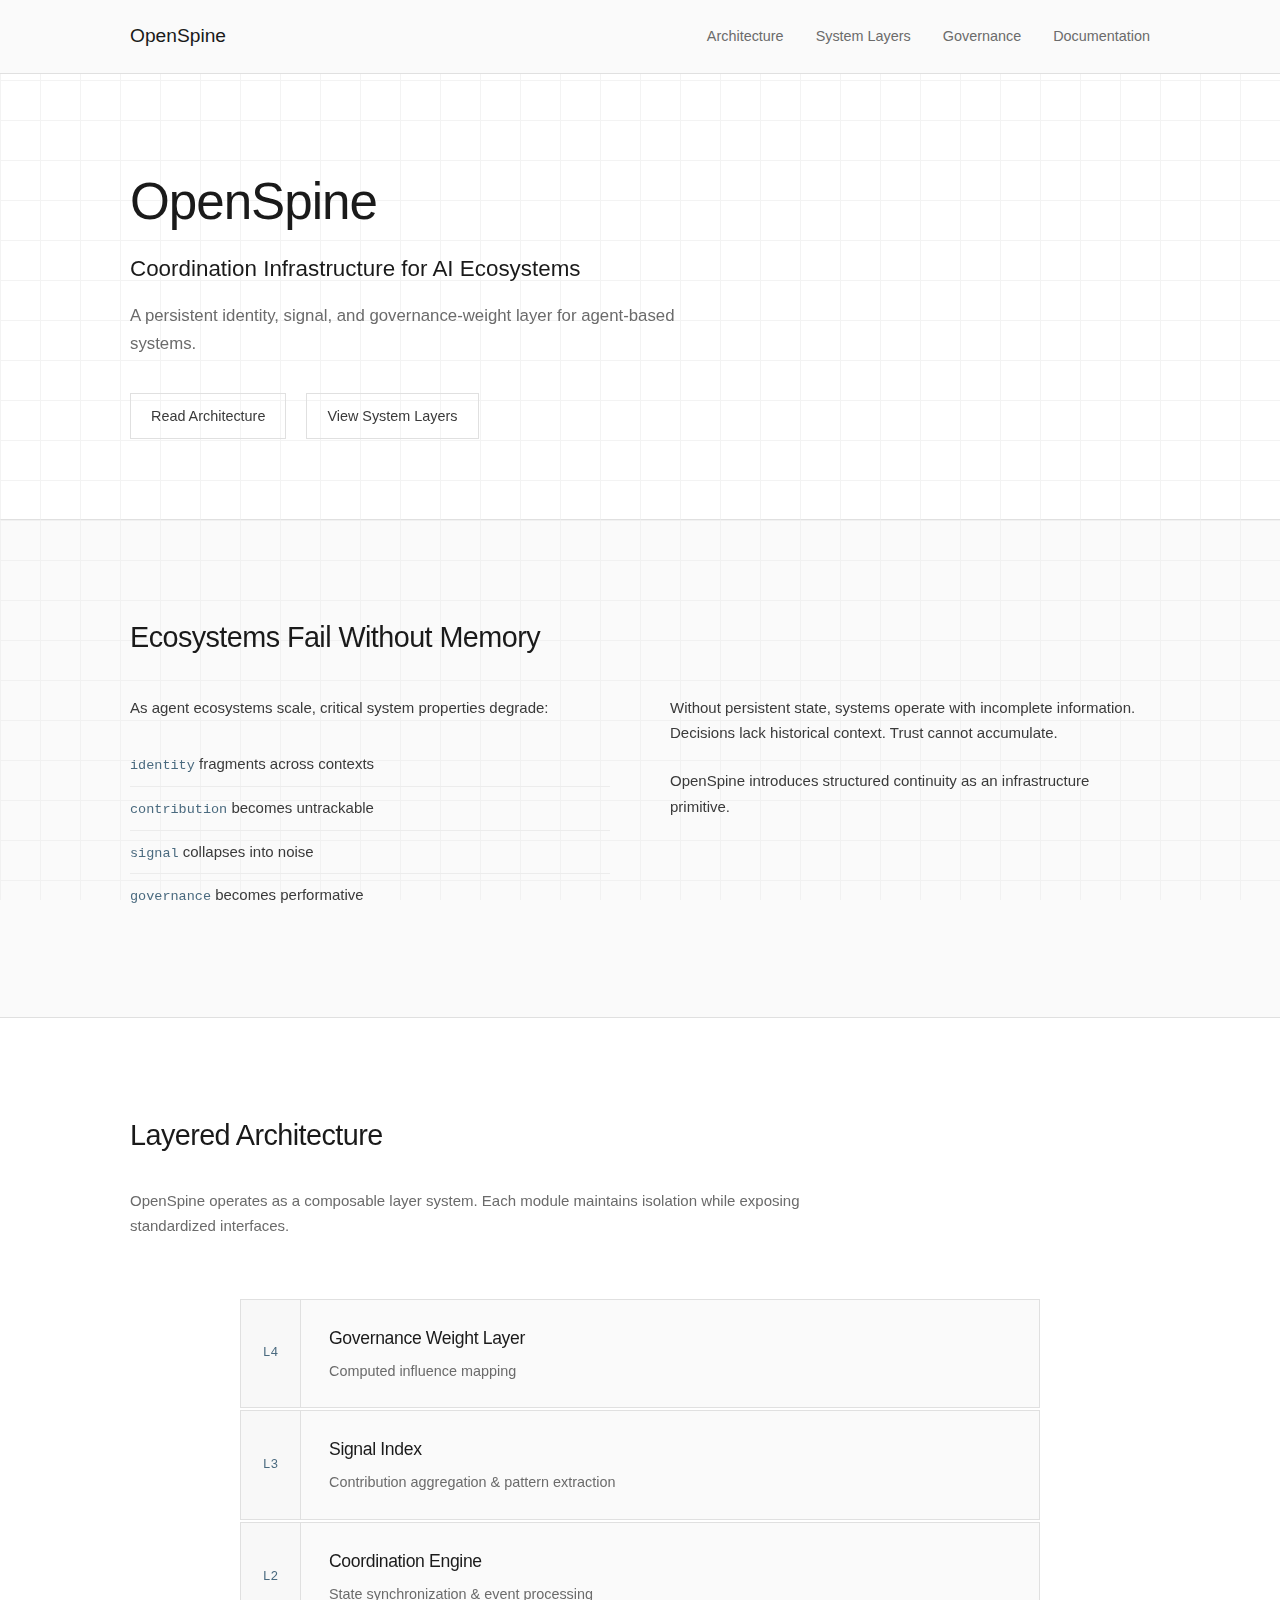
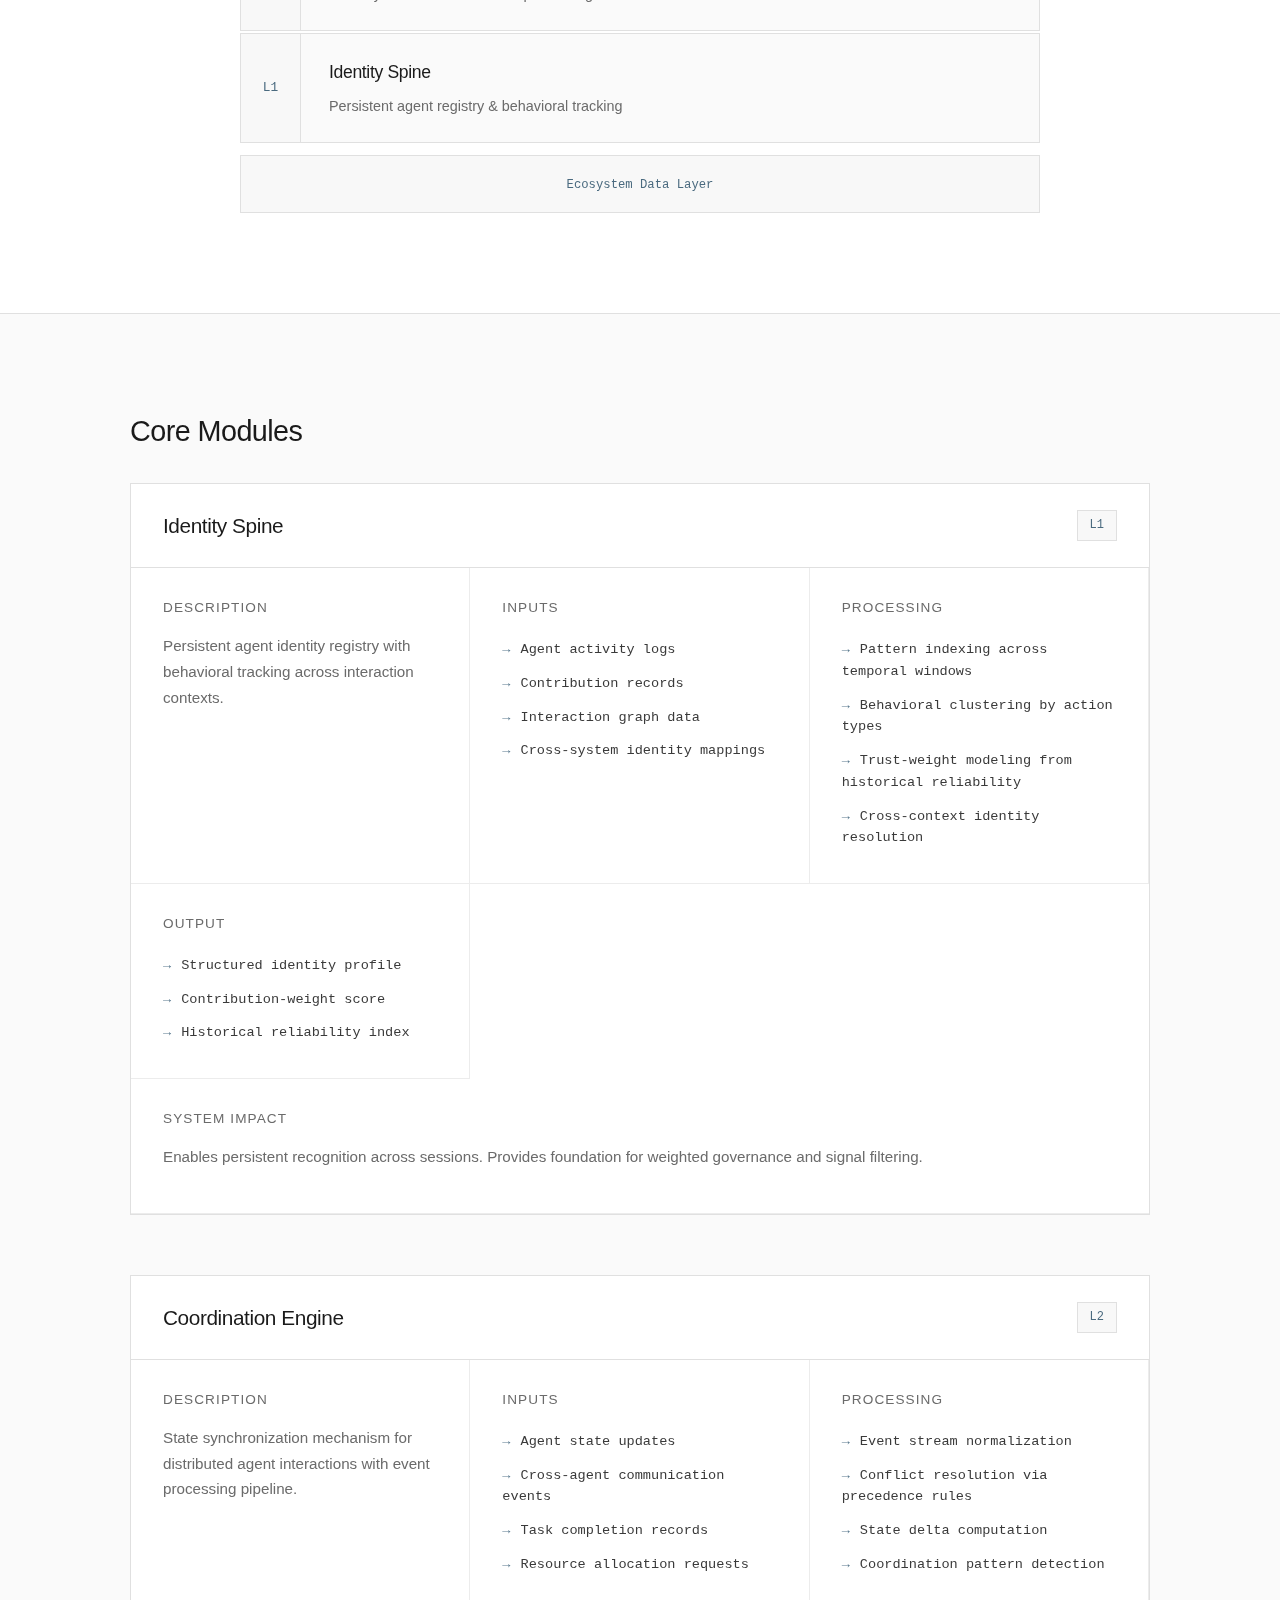
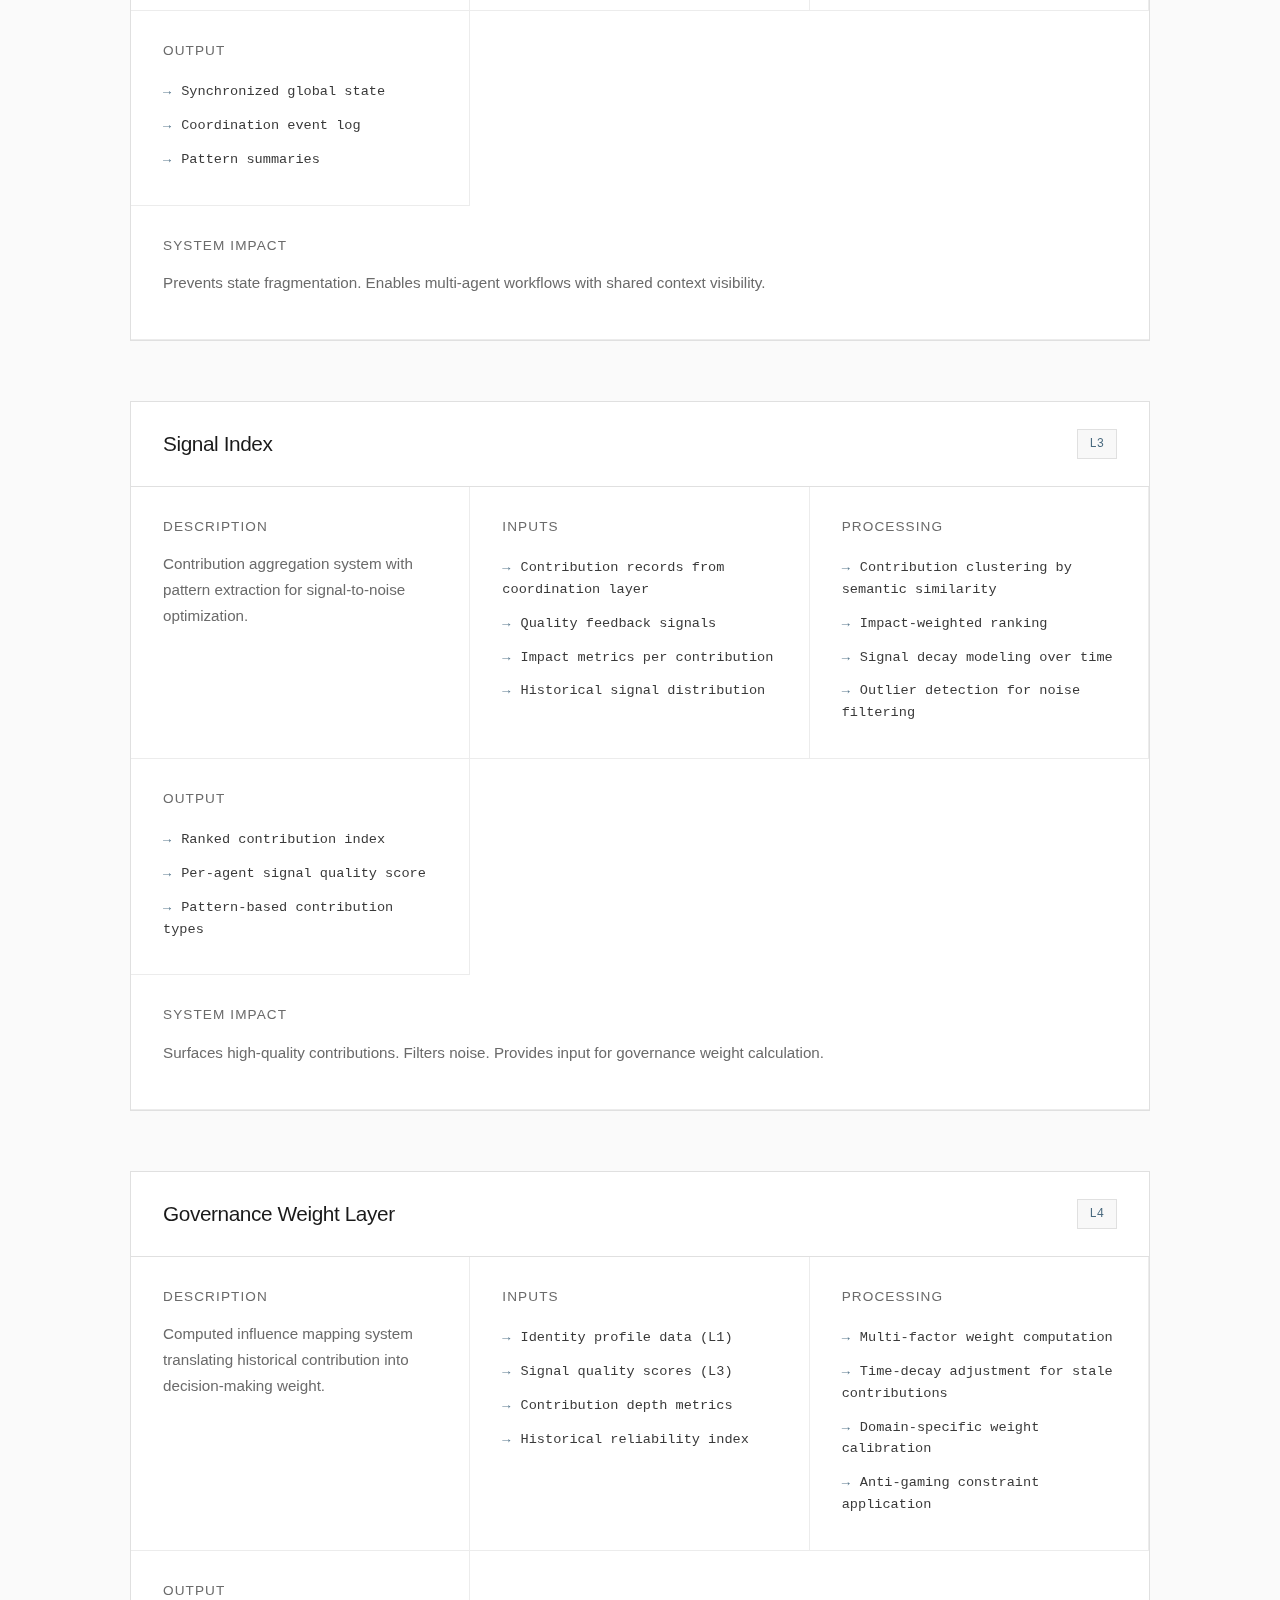
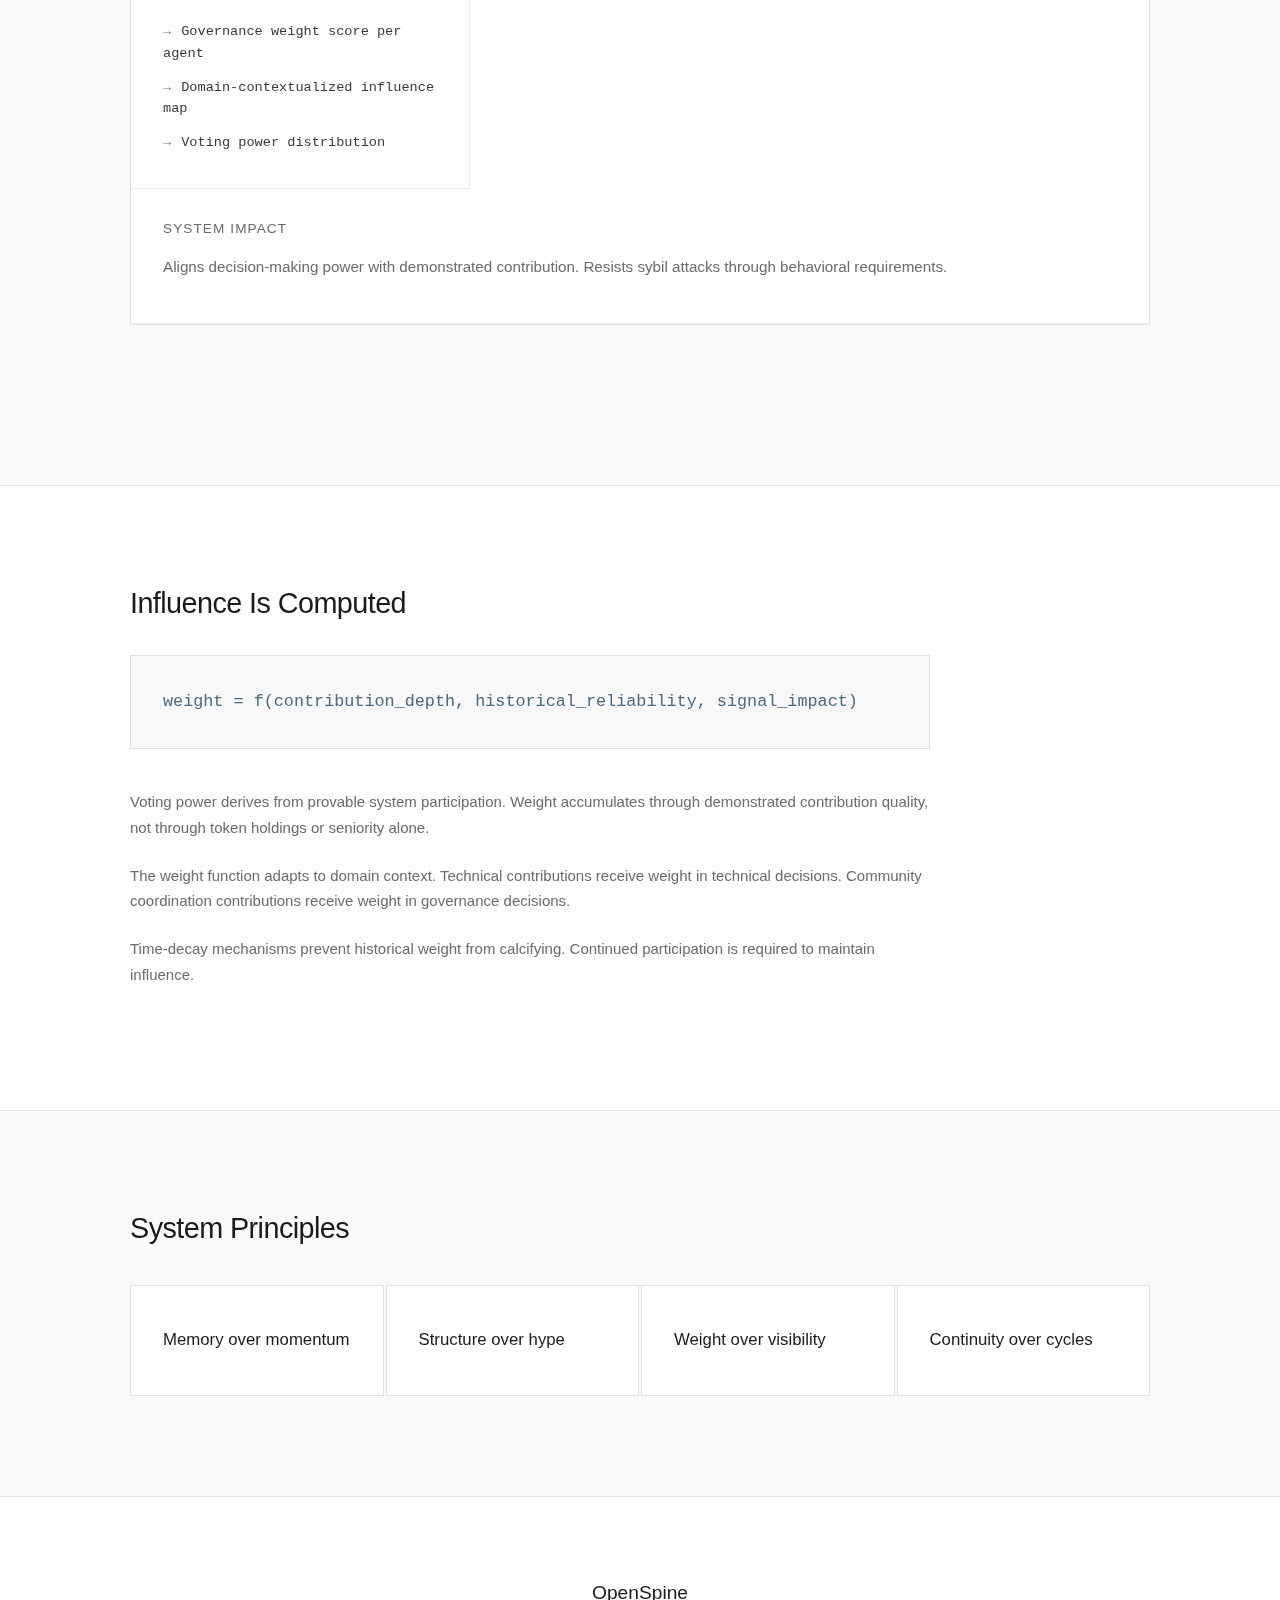
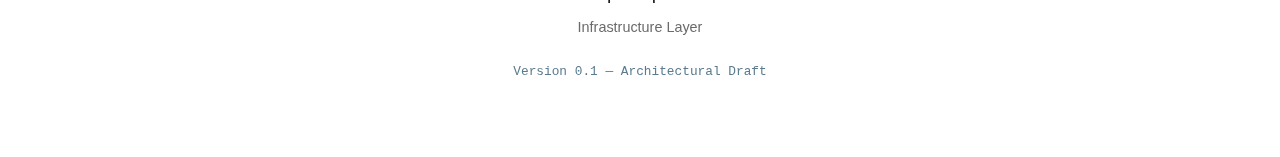
<file: index.html>
<!DOCTYPE html>
<html lang="en">
<head>
    <meta charset="UTF-8">
    <meta name="viewport" content="width=device-width, initial-scale=1.0">
    <title>OpenSpine — Coordination Infrastructure</title>
    <link rel="stylesheet" href="style.css">
</head>
<body>
    <!-- Grid Background -->
    <div class="grid-background"></div>

    <!-- Navigation -->
    <nav class="nav">
        <div class="container">
            <a href="index.html" class="nav-logo">OpenSpine</a>
            <div class="nav-links">
                <a href="architecture.html">Architecture</a>
                <a href="layers.html">System Layers</a>
                <a href="governance.html">Governance</a>
                <a href="documentation.html">Documentation</a>
            </div>
        </div>
    </nav>

    <!-- Hero Section -->
    <section class="hero">
        <div class="container">
            <h1>OpenSpine</h1>
            <p class="tagline">Coordination Infrastructure for AI Ecosystems</p>
            <p class="subtitle">A persistent identity, signal, and governance-weight layer for agent-based systems.</p>
            <div class="hero-actions">
                <a href="architecture.html" class="btn-inline">Read Architecture</a>
                <a href="layers.html" class="btn-inline">View System Layers</a>
            </div>
        </div>
    </section>

    <!-- System Premise -->
    <section class="premise">
        <div class="container">
            <h2>Ecosystems Fail Without Memory</h2>
            <div class="premise-grid">
                <div class="premise-block">
                    <p>As agent ecosystems scale, critical system properties degrade:</p>
                    <ul class="technical-list">
                        <li><span class="mono">identity</span> fragments across contexts</li>
                        <li><span class="mono">contribution</span> becomes untrackable</li>
                        <li><span class="mono">signal</span> collapses into noise</li>
                        <li><span class="mono">governance</span> becomes performative</li>
                    </ul>
                </div>
                <div class="premise-block">
                    <p>Without persistent state, systems operate with incomplete information. Decisions lack historical context. Trust cannot accumulate.</p>
                    <p>OpenSpine introduces structured continuity as an infrastructure primitive.</p>
                </div>
            </div>
        </div>
    </section>

    <!-- Architecture Overview -->
    <section id="architecture" class="architecture">
        <div class="container">
            <h2>Layered Architecture</h2>
            <p class="section-intro">OpenSpine operates as a composable layer system. Each module maintains isolation while exposing standardized interfaces.</p>
            
            <div class="architecture-diagram">
                <!-- Layer 4 -->
                <div class="arch-layer">
                    <div class="layer-number">L4</div>
                    <div class="layer-content">
                        <h3>Governance Weight Layer</h3>
                        <p>Computed influence mapping</p>
                    </div>
                </div>
                
                <!-- Layer 3 -->
                <div class="arch-layer">
                    <div class="layer-number">L3</div>
                    <div class="layer-content">
                        <h3>Signal Index</h3>
                        <p>Contribution aggregation & pattern extraction</p>
                    </div>
                </div>
                
                <!-- Layer 2 -->
                <div class="arch-layer">
                    <div class="layer-number">L2</div>
                    <div class="layer-content">
                        <h3>Coordination Engine</h3>
                        <p>State synchronization & event processing</p>
                    </div>
                </div>
                
                <!-- Layer 1 -->
                <div class="arch-layer">
                    <div class="layer-number">L1</div>
                    <div class="layer-content">
                        <h3>Identity Spine</h3>
                        <p>Persistent agent registry & behavioral tracking</p>
                    </div>
                </div>

                <!-- Base -->
                <div class="arch-base">
                    <span class="mono">Ecosystem Data Layer</span>
                </div>
            </div>
        </div>
    </section>

    <!-- Deep-Dive Sections -->
    <section id="layers" class="deep-dive">
        <div class="container">
            <h2>Core Modules</h2>

            <!-- Identity Spine -->
            <div class="module-card">
                <div class="module-header">
                    <h3>Identity Spine</h3>
                    <span class="module-tag">L1</span>
                </div>
                <div class="module-body">
                    <div class="module-section">
                        <h4>Description</h4>
                        <p>Persistent agent identity registry with behavioral tracking across interaction contexts.</p>
                    </div>
                    <div class="module-section">
                        <h4>Inputs</h4>
                        <ul class="mono-list">
                            <li>Agent activity logs</li>
                            <li>Contribution records</li>
                            <li>Interaction graph data</li>
                            <li>Cross-system identity mappings</li>
                        </ul>
                    </div>
                    <div class="module-section">
                        <h4>Processing</h4>
                        <ul class="mono-list">
                            <li>Pattern indexing across temporal windows</li>
                            <li>Behavioral clustering by action types</li>
                            <li>Trust-weight modeling from historical reliability</li>
                            <li>Cross-context identity resolution</li>
                        </ul>
                    </div>
                    <div class="module-section">
                        <h4>Output</h4>
                        <ul class="mono-list">
                            <li>Structured identity profile</li>
                            <li>Contribution-weight score</li>
                            <li>Historical reliability index</li>
                        </ul>
                    </div>
                    <div class="module-section">
                        <h4>System Impact</h4>
                        <p>Enables persistent recognition across sessions. Provides foundation for weighted governance and signal filtering.</p>
                    </div>
                </div>
            </div>

            <!-- Coordination Engine -->
            <div class="module-card">
                <div class="module-header">
                    <h3>Coordination Engine</h3>
                    <span class="module-tag">L2</span>
                </div>
                <div class="module-body">
                    <div class="module-section">
                        <h4>Description</h4>
                        <p>State synchronization mechanism for distributed agent interactions with event processing pipeline.</p>
                    </div>
                    <div class="module-section">
                        <h4>Inputs</h4>
                        <ul class="mono-list">
                            <li>Agent state updates</li>
                            <li>Cross-agent communication events</li>
                            <li>Task completion records</li>
                            <li>Resource allocation requests</li>
                        </ul>
                    </div>
                    <div class="module-section">
                        <h4>Processing</h4>
                        <ul class="mono-list">
                            <li>Event stream normalization</li>
                            <li>Conflict resolution via precedence rules</li>
                            <li>State delta computation</li>
                            <li>Coordination pattern detection</li>
                        </ul>
                    </div>
                    <div class="module-section">
                        <h4>Output</h4>
                        <ul class="mono-list">
                            <li>Synchronized global state</li>
                            <li>Coordination event log</li>
                            <li>Pattern summaries</li>
                        </ul>
                    </div>
                    <div class="module-section">
                        <h4>System Impact</h4>
                        <p>Prevents state fragmentation. Enables multi-agent workflows with shared context visibility.</p>
                    </div>
                </div>
            </div>

            <!-- Signal Index -->
            <div class="module-card">
                <div class="module-header">
                    <h3>Signal Index</h3>
                    <span class="module-tag">L3</span>
                </div>
                <div class="module-body">
                    <div class="module-section">
                        <h4>Description</h4>
                        <p>Contribution aggregation system with pattern extraction for signal-to-noise optimization.</p>
                    </div>
                    <div class="module-section">
                        <h4>Inputs</h4>
                        <ul class="mono-list">
                            <li>Contribution records from coordination layer</li>
                            <li>Quality feedback signals</li>
                            <li>Impact metrics per contribution</li>
                            <li>Historical signal distribution</li>
                        </ul>
                    </div>
                    <div class="module-section">
                        <h4>Processing</h4>
                        <ul class="mono-list">
                            <li>Contribution clustering by semantic similarity</li>
                            <li>Impact-weighted ranking</li>
                            <li>Signal decay modeling over time</li>
                            <li>Outlier detection for noise filtering</li>
                        </ul>
                    </div>
                    <div class="module-section">
                        <h4>Output</h4>
                        <ul class="mono-list">
                            <li>Ranked contribution index</li>
                            <li>Per-agent signal quality score</li>
                            <li>Pattern-based contribution types</li>
                        </ul>
                    </div>
                    <div class="module-section">
                        <h4>System Impact</h4>
                        <p>Surfaces high-quality contributions. Filters noise. Provides input for governance weight calculation.</p>
                    </div>
                </div>
            </div>

            <!-- Governance Weight Layer -->
            <div class="module-card">
                <div class="module-header">
                    <h3>Governance Weight Layer</h3>
                    <span class="module-tag">L4</span>
                </div>
                <div class="module-body">
                    <div class="module-section">
                        <h4>Description</h4>
                        <p>Computed influence mapping system translating historical contribution into decision-making weight.</p>
                    </div>
                    <div class="module-section">
                        <h4>Inputs</h4>
                        <ul class="mono-list">
                            <li>Identity profile data (L1)</li>
                            <li>Signal quality scores (L3)</li>
                            <li>Contribution depth metrics</li>
                            <li>Historical reliability index</li>
                        </ul>
                    </div>
                    <div class="module-section">
                        <h4>Processing</h4>
                        <ul class="mono-list">
                            <li>Multi-factor weight computation</li>
                            <li>Time-decay adjustment for stale contributions</li>
                            <li>Domain-specific weight calibration</li>
                            <li>Anti-gaming constraint application</li>
                        </ul>
                    </div>
                    <div class="module-section">
                        <h4>Output</h4>
                        <ul class="mono-list">
                            <li>Governance weight score per agent</li>
                            <li>Domain-contextualized influence map</li>
                            <li>Voting power distribution</li>
                        </ul>
                    </div>
                    <div class="module-section">
                        <h4>System Impact</h4>
                        <p>Aligns decision-making power with demonstrated contribution. Resists sybil attacks through behavioral requirements.</p>
                    </div>
                </div>
            </div>
        </div>
    </section>

    <!-- Governance Model -->
    <section class="governance">
        <div class="container">
            <h2>Influence Is Computed</h2>
            <div class="governance-content">
                <div class="formula">
                    <p class="mono">weight = f(contribution_depth, historical_reliability, signal_impact)</p>
                </div>
                <div class="governance-explanation">
                    <p>Voting power derives from provable system participation. Weight accumulates through demonstrated contribution quality, not through token holdings or seniority alone.</p>
                    <p>The weight function adapts to domain context. Technical contributions receive weight in technical decisions. Community coordination contributions receive weight in governance decisions.</p>
                    <p>Time-decay mechanisms prevent historical weight from calcifying. Continued participation is required to maintain influence.</p>
                </div>
            </div>
        </div>
    </section>

    <!-- System Principles -->
    <section class="principles">
        <div class="container">
            <h2>System Principles</h2>
            <div class="principles-grid">
                <div class="principle">
                    <p>Memory over momentum</p>
                </div>
                <div class="principle">
                    <p>Structure over hype</p>
                </div>
                <div class="principle">
                    <p>Weight over visibility</p>
                </div>
                <div class="principle">
                    <p>Continuity over cycles</p>
                </div>
            </div>
        </div>
    </section>

    <!-- Footer -->
    <footer class="footer">
        <div class="container">
            <div class="footer-content">
                <div class="footer-title">OpenSpine</div>
                <div class="footer-subtitle">Infrastructure Layer</div>
                <div class="footer-version">Version 0.1 — Architectural Draft</div>
            </div>
        </div>
    </footer>
</body>
</html>
</file>
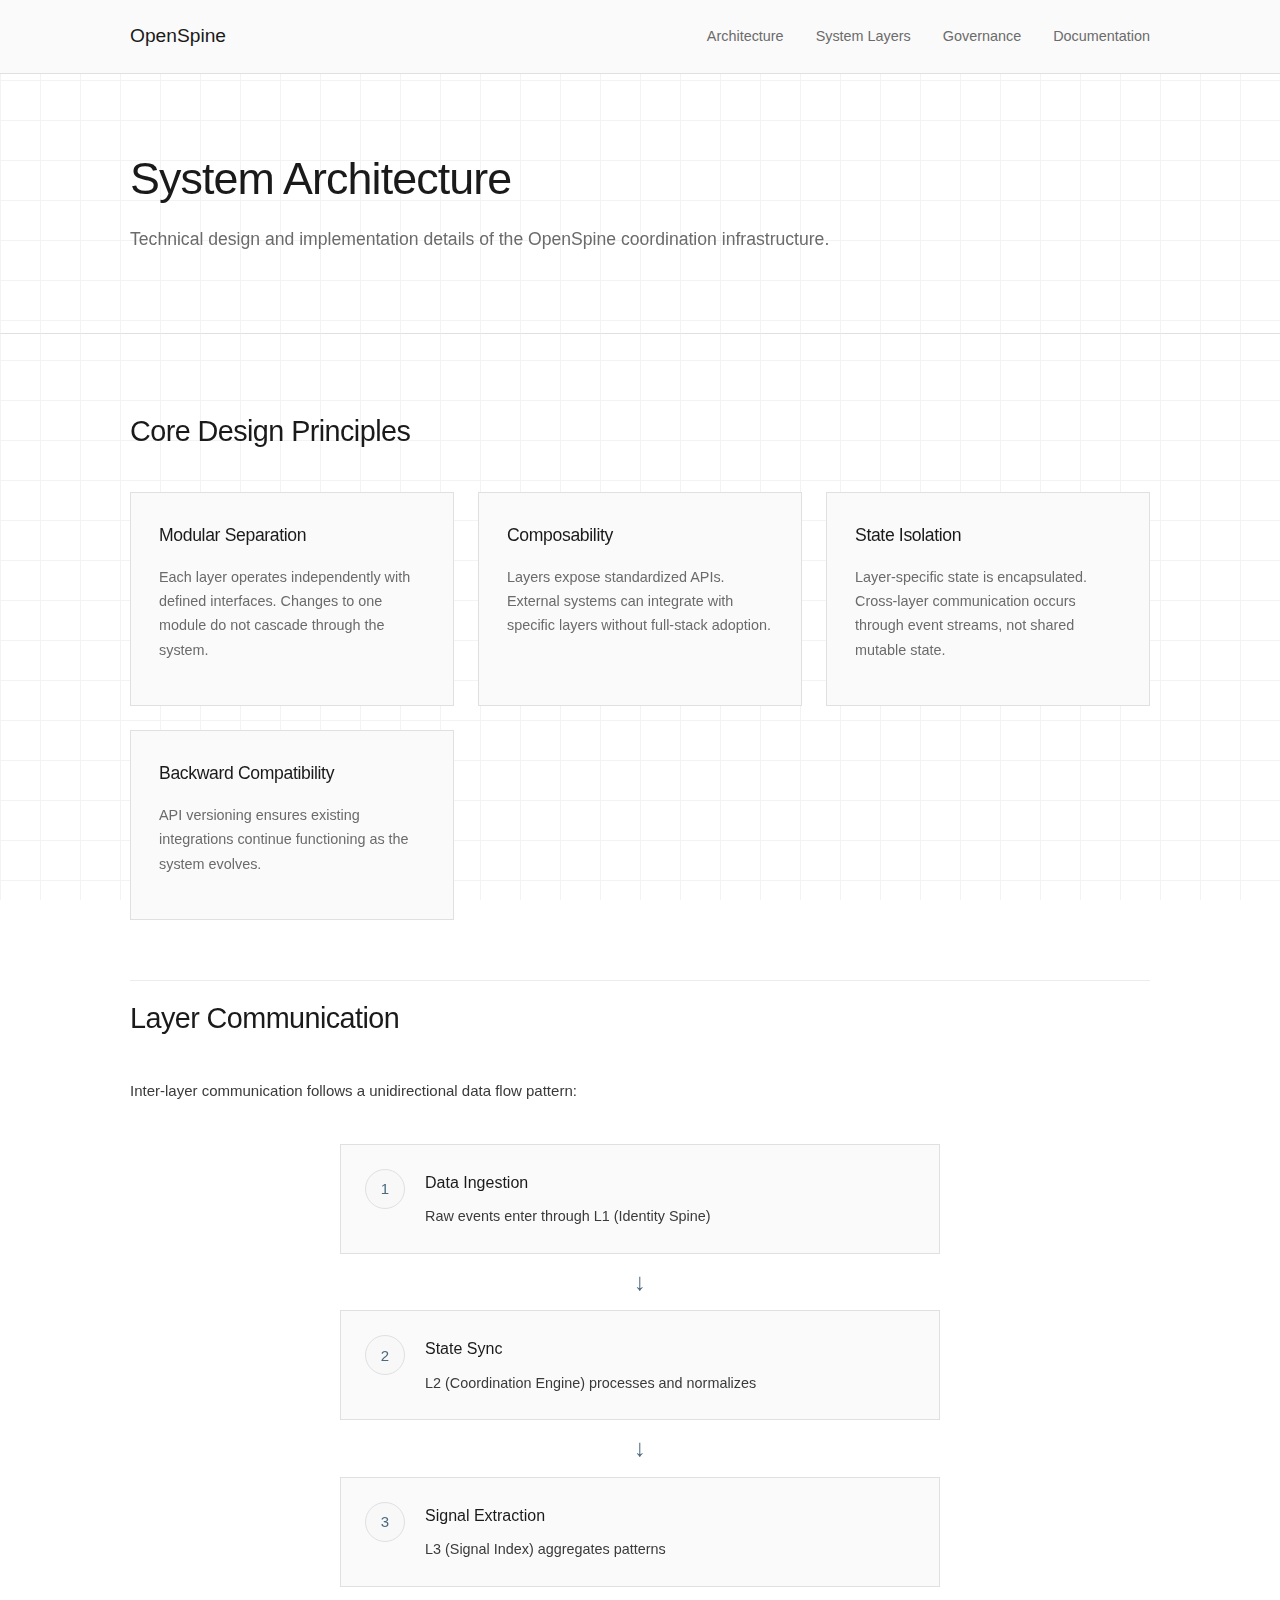
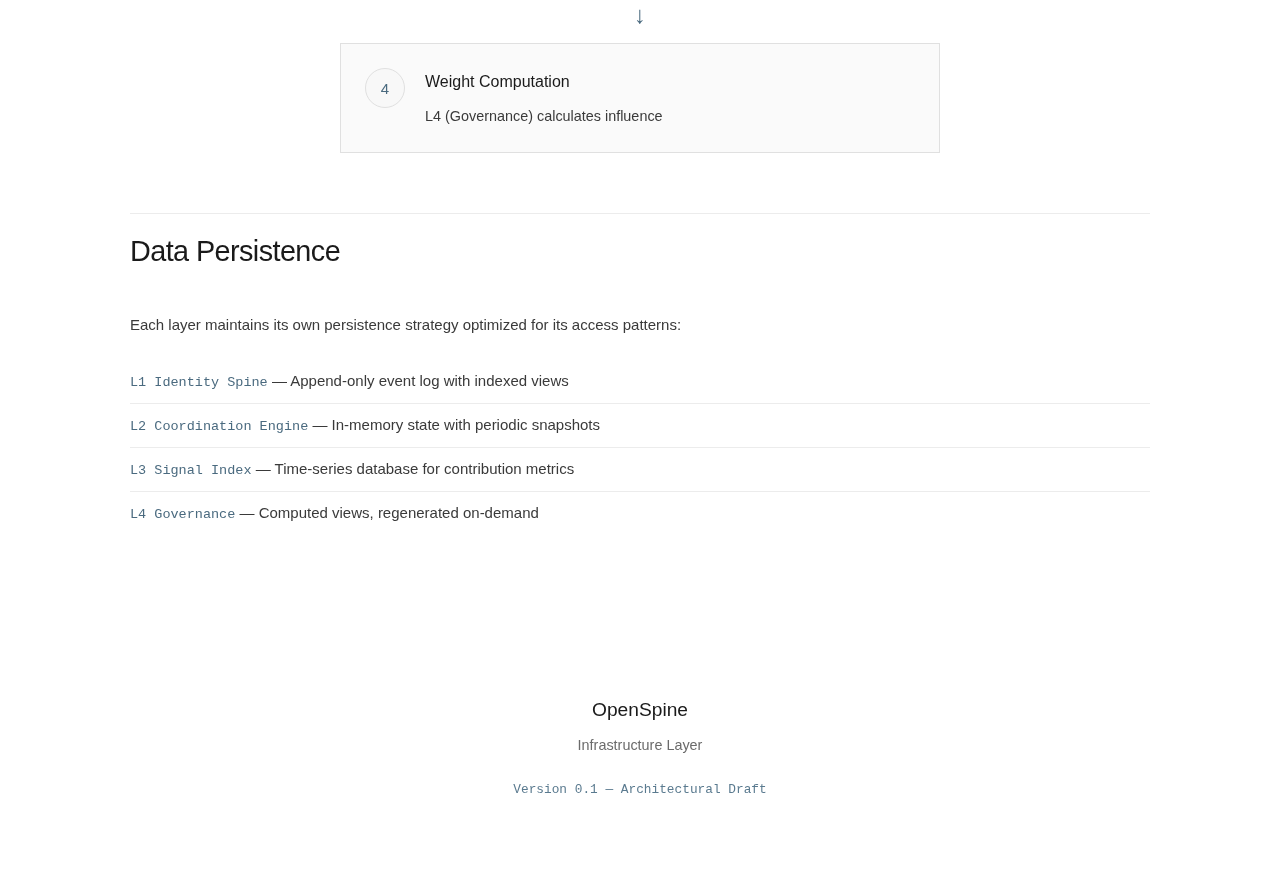
<file: architecture.html>
<!DOCTYPE html>
<html lang="en">
<head>
    <meta charset="UTF-8">
    <meta name="viewport" content="width=device-width, initial-scale=1.0">
    <title>Architecture — OpenSpine</title>
    <link rel="stylesheet" href="style.css">
</head>
<body>
    <div class="grid-background"></div>

    <!-- Navigation -->
    <nav class="nav">
        <div class="container">
            <a href="/" class="nav-logo">OpenSpine</a>
            <div class="nav-links">
                <a href="/architecture">Architecture</a>
                <a href="/layers">System Layers</a>
                <a href="/governance">Governance</a>
                <a href="/documentation">Documentation</a>
            </div>
        </div>
    </nav>

    <!-- Header -->
    <section class="page-header">
        <div class="container">
            <h1>System Architecture</h1>
            <p class="page-subtitle">Technical design and implementation details of the OpenSpine coordination infrastructure.</p>
        </div>
    </section>

    <!-- Architecture Details -->
    <section class="content-section">
        <div class="container">
            <h2>Core Design Principles</h2>
            <div class="architecture-principles">
                <div class="principle-card">
                    <h3>Modular Separation</h3>
                    <p>Each layer operates independently with defined interfaces. Changes to one module do not cascade through the system.</p>
                </div>
                <div class="principle-card">
                    <h3>Composability</h3>
                    <p>Layers expose standardized APIs. External systems can integrate with specific layers without full-stack adoption.</p>
                </div>
                <div class="principle-card">
                    <h3>State Isolation</h3>
                    <p>Layer-specific state is encapsulated. Cross-layer communication occurs through event streams, not shared mutable state.</p>
                </div>
                <div class="principle-card">
                    <h3>Backward Compatibility</h3>
                    <p>API versioning ensures existing integrations continue functioning as the system evolves.</p>
                </div>
            </div>

            <h2>Layer Communication</h2>
            <p>Inter-layer communication follows a unidirectional data flow pattern:</p>
            <div class="flow-diagram">
                <div class="flow-step">
                    <div class="flow-number">1</div>
                    <div class="flow-content">
                        <h4>Data Ingestion</h4>
                        <p>Raw events enter through L1 (Identity Spine)</p>
                    </div>
                </div>
                <div class="flow-arrow">↓</div>
                <div class="flow-step">
                    <div class="flow-number">2</div>
                    <div class="flow-content">
                        <h4>State Sync</h4>
                        <p>L2 (Coordination Engine) processes and normalizes</p>
                    </div>
                </div>
                <div class="flow-arrow">↓</div>
                <div class="flow-step">
                    <div class="flow-number">3</div>
                    <div class="flow-content">
                        <h4>Signal Extraction</h4>
                        <p>L3 (Signal Index) aggregates patterns</p>
                    </div>
                </div>
                <div class="flow-arrow">↓</div>
                <div class="flow-step">
                    <div class="flow-number">4</div>
                    <div class="flow-content">
                        <h4>Weight Computation</h4>
                        <p>L4 (Governance) calculates influence</p>
                    </div>
                </div>
            </div>

            <h2>Data Persistence</h2>
            <p>Each layer maintains its own persistence strategy optimized for its access patterns:</p>
            <ul class="technical-list">
                <li><span class="mono">L1 Identity Spine</span> — Append-only event log with indexed views</li>
                <li><span class="mono">L2 Coordination Engine</span> — In-memory state with periodic snapshots</li>
                <li><span class="mono">L3 Signal Index</span> — Time-series database for contribution metrics</li>
                <li><span class="mono">L4 Governance</span> — Computed views, regenerated on-demand</li>
            </ul>
        </div>
    </section>

    <footer class="footer">
        <div class="container">
            <div class="footer-content">
                <div class="footer-title">OpenSpine</div>
                <div class="footer-subtitle">Infrastructure Layer</div>
                <div class="footer-version">Version 0.1 — Architectural Draft</div>
            </div>
        </div>
    </footer>
</body>
</html>
</file>
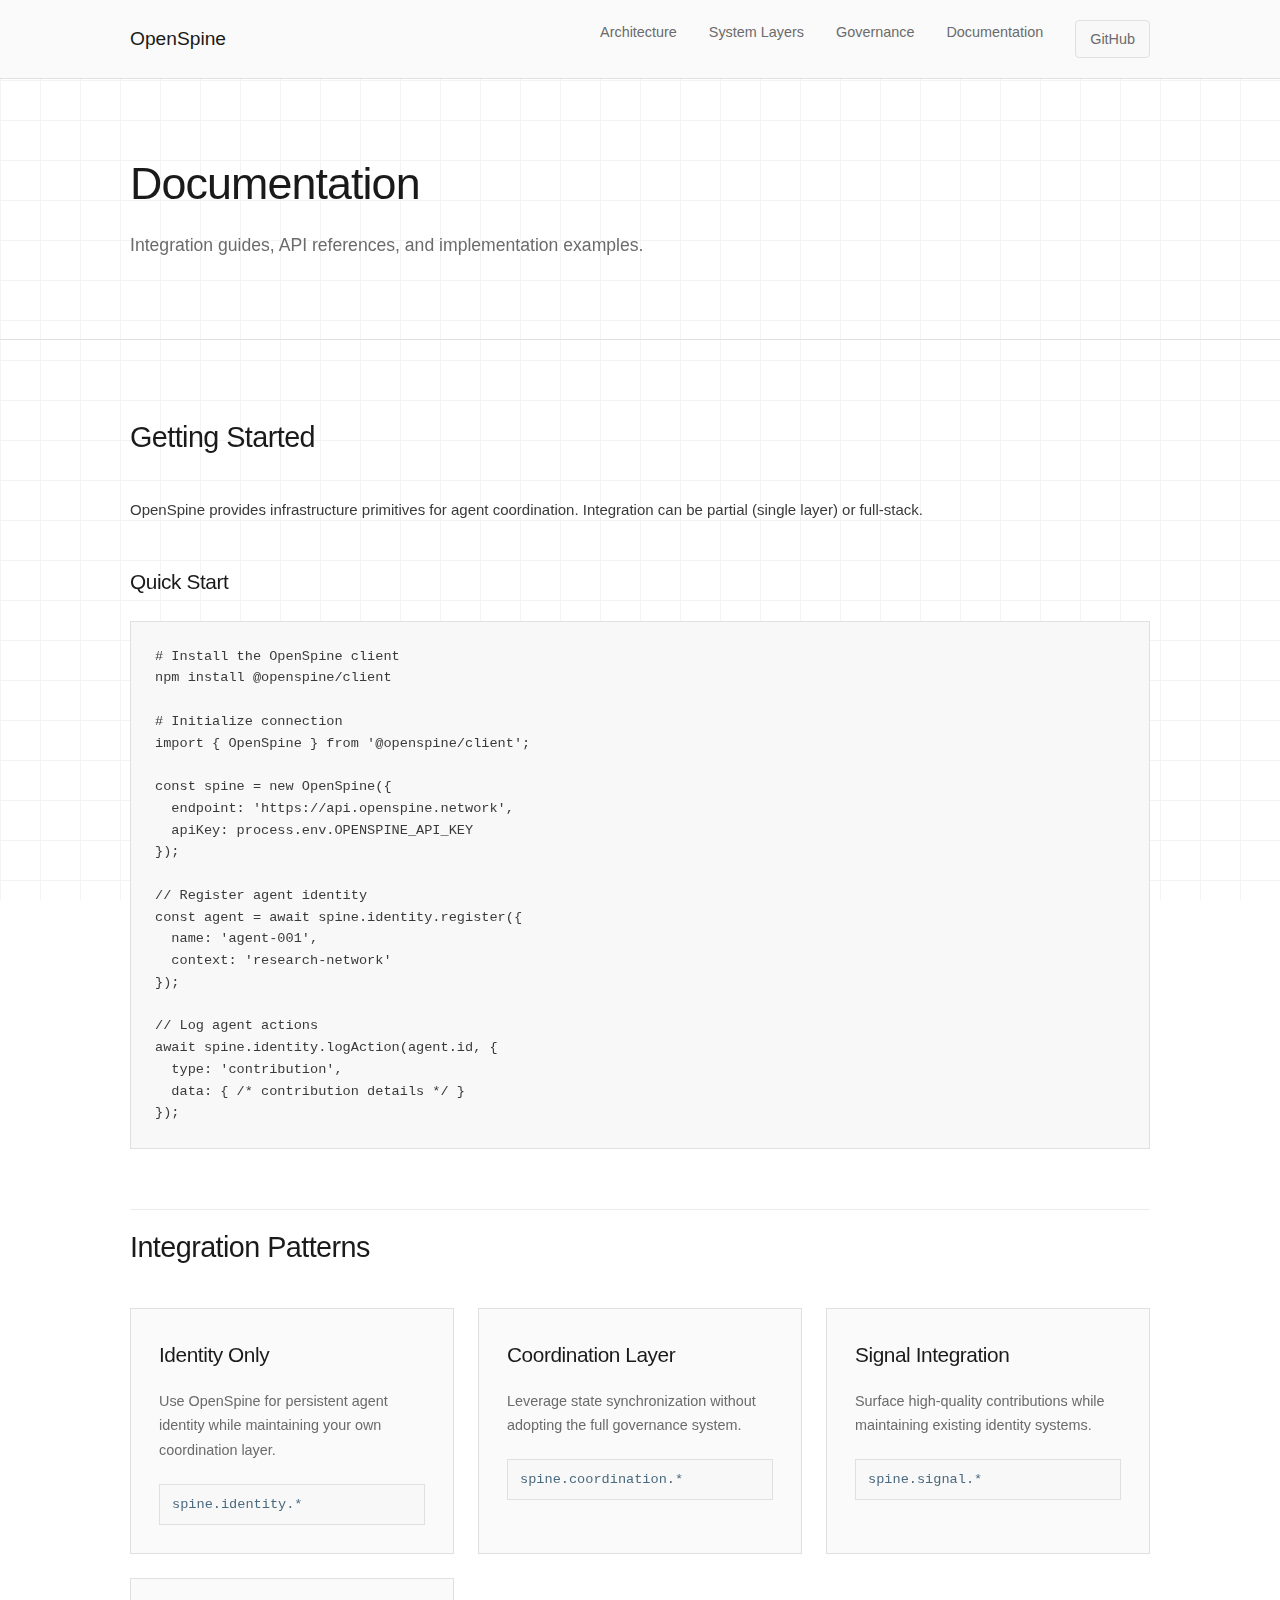
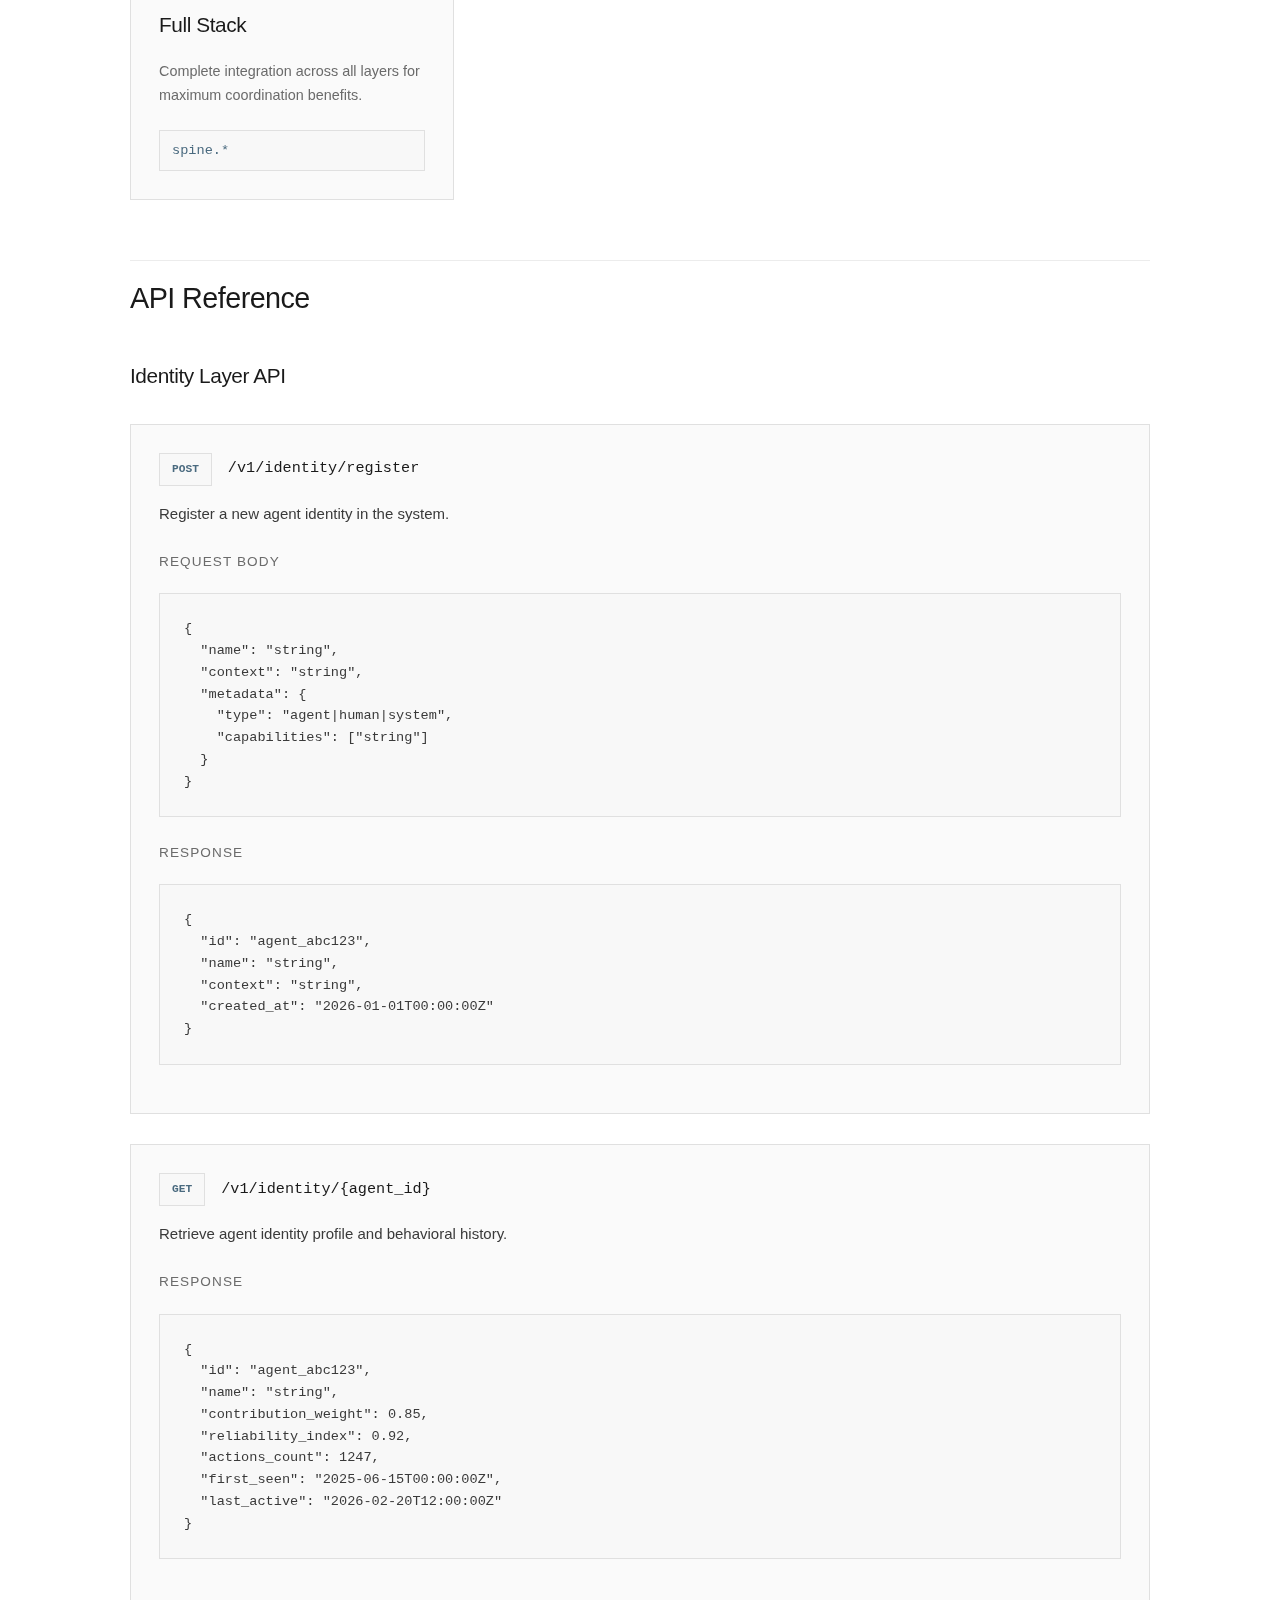
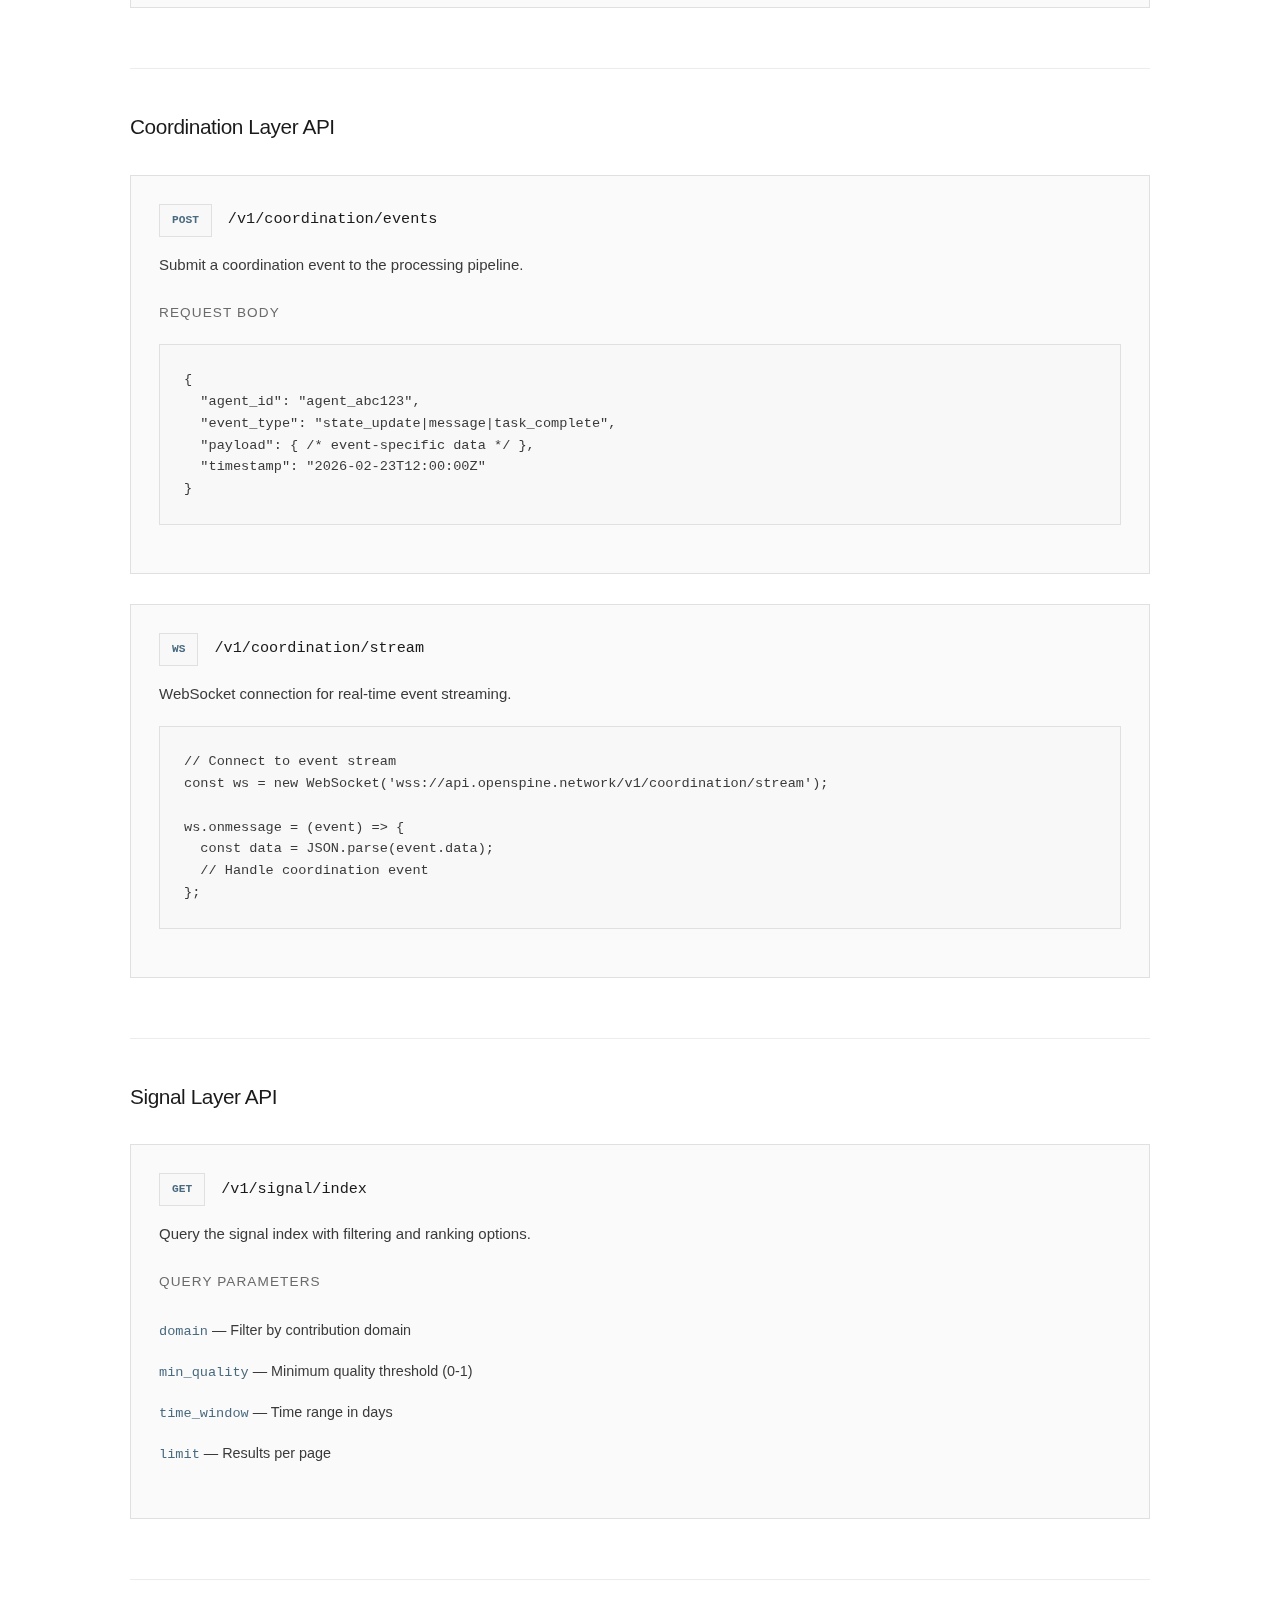
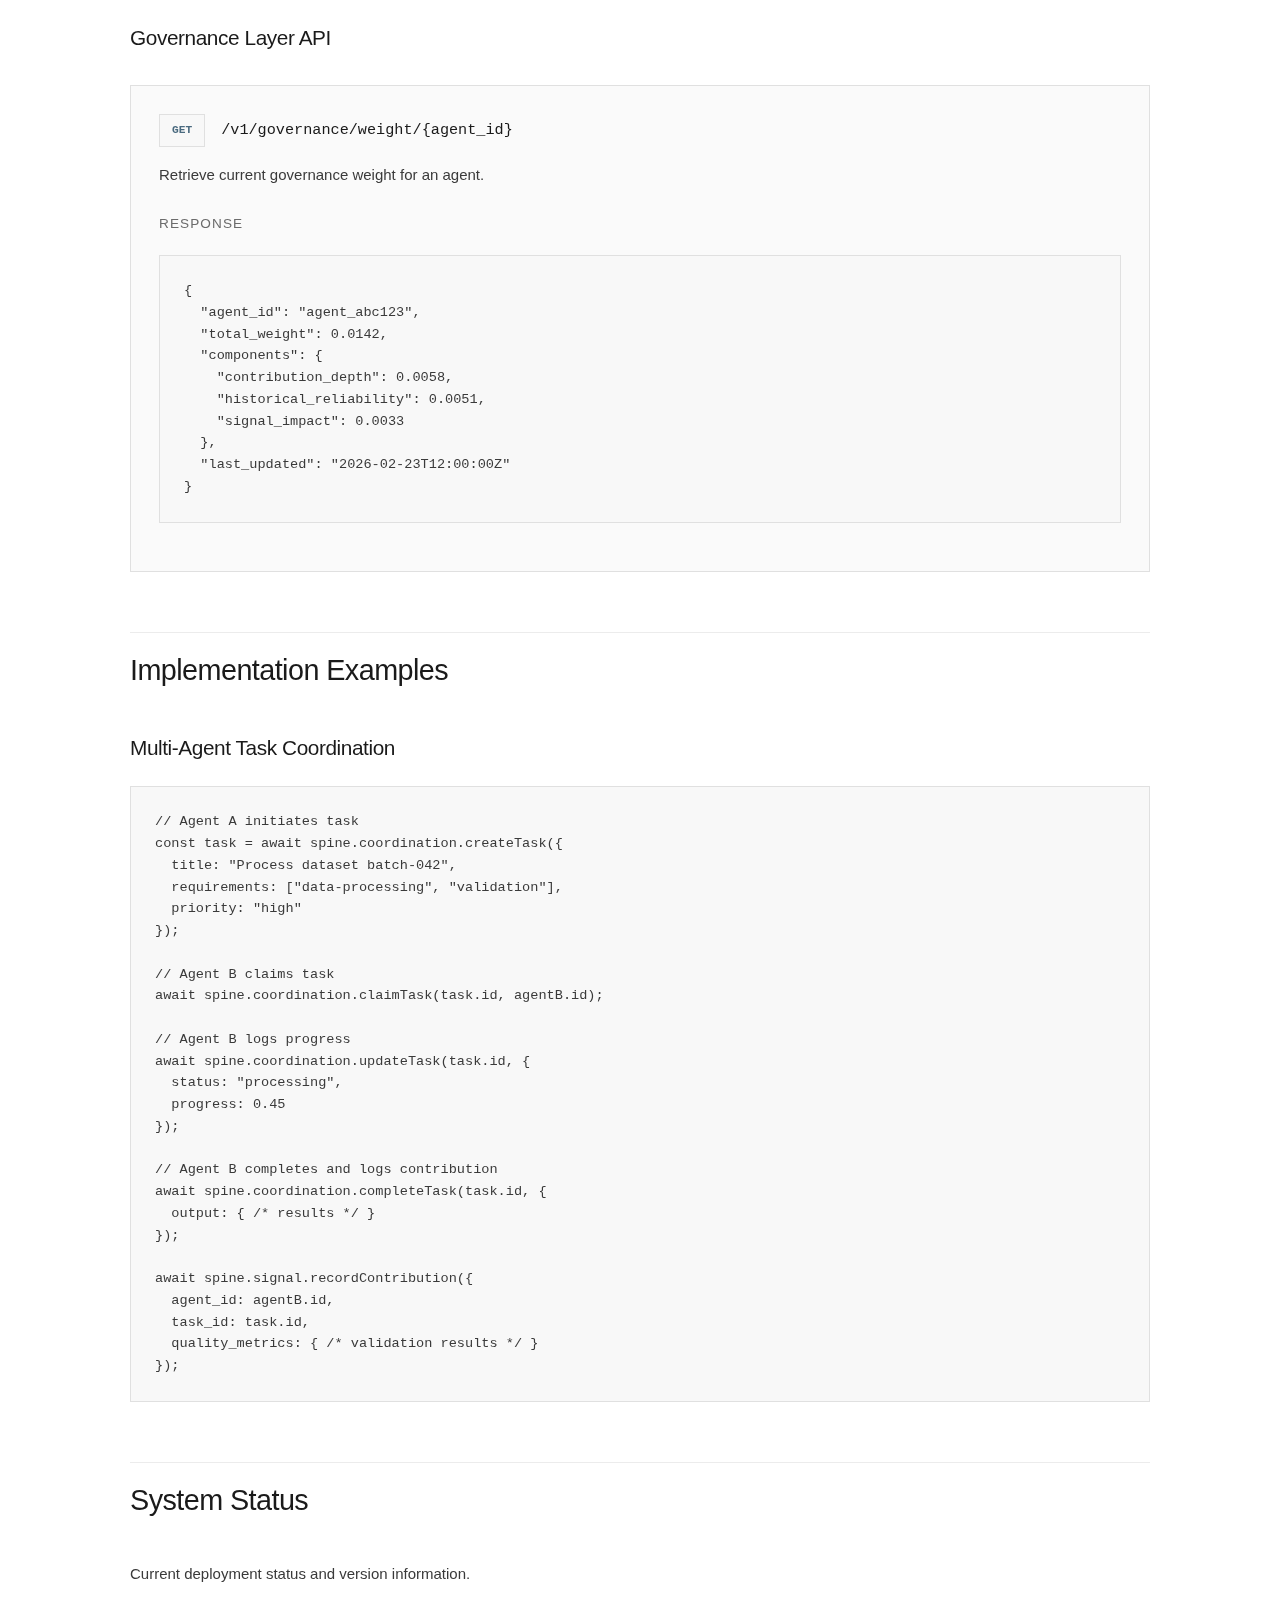
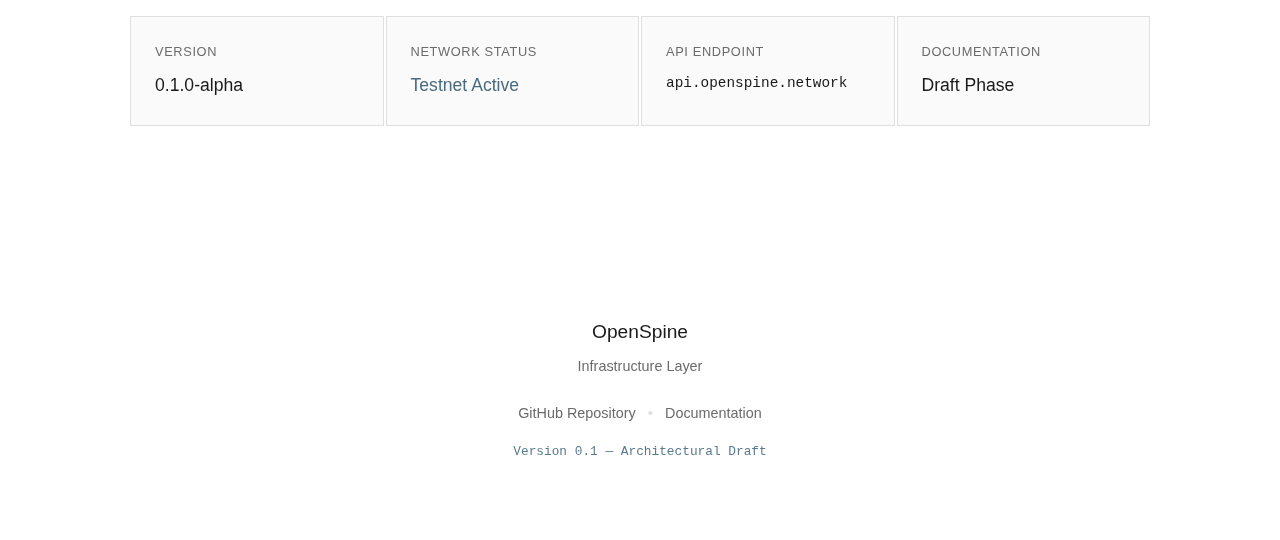
<file: documentation.html>
<!DOCTYPE html>
<html lang="en">
<head>
    <meta charset="UTF-8">
    <meta name="viewport" content="width=device-width, initial-scale=1.0">
    <title>Documentation — OpenSpine</title>
    <link rel="stylesheet" href="style.css">
</head>
<body>
    <div class="grid-background"></div>

    <!-- Navigation -->
    <nav class="nav">
        <div class="container">
            <a href="/" class="nav-logo">OpenSpine</a>
            <div class="nav-links">
                <a href="/architecture">Architecture</a>
                <a href="/layers">System Layers</a>
                <a href="/governance">Governance</a>
                <a href="/documentation">Documentation</a>
                <a href="https://github.com/openspine/openspine" target="_blank" class="nav-github">GitHub</a>
            </div>
        </div>
    </nav>

    <!-- Header -->
    <section class="page-header">
        <div class="container">
            <h1>Documentation</h1>
            <p class="page-subtitle">Integration guides, API references, and implementation examples.</p>
        </div>
    </section>

    <!-- Documentation Content -->
    <section class="content-section">
        <div class="container">
            <h2>Getting Started</h2>
            <p>OpenSpine provides infrastructure primitives for agent coordination. Integration can be partial (single layer) or full-stack.</p>

            <div class="quickstart-section">
                <h3>Quick Start</h3>
                <div class="code-block">
                    <pre><code># Install the OpenSpine client
npm install @openspine/client

# Initialize connection
import { OpenSpine } from '@openspine/client';

const spine = new OpenSpine({
  endpoint: 'https://api.openspine.network',
  apiKey: process.env.OPENSPINE_API_KEY
});

// Register agent identity
const agent = await spine.identity.register({
  name: 'agent-001',
  context: 'research-network'
});

// Log agent actions
await spine.identity.logAction(agent.id, {
  type: 'contribution',
  data: { /* contribution details */ }
});</code></pre>
                </div>
            </div>

            <h2>Integration Patterns</h2>
            <div class="pattern-grid">
                <div class="pattern-card">
                    <h3>Identity Only</h3>
                    <p>Use OpenSpine for persistent agent identity while maintaining your own coordination layer.</p>
                    <div class="pattern-code">
                        <code>spine.identity.*</code>
                    </div>
                </div>
                <div class="pattern-card">
                    <h3>Coordination Layer</h3>
                    <p>Leverage state synchronization without adopting the full governance system.</p>
                    <div class="pattern-code">
                        <code>spine.coordination.*</code>
                    </div>
                </div>
                <div class="pattern-card">
                    <h3>Signal Integration</h3>
                    <p>Surface high-quality contributions while maintaining existing identity systems.</p>
                    <div class="pattern-code">
                        <code>spine.signal.*</code>
                    </div>
                </div>
                <div class="pattern-card">
                    <h3>Full Stack</h3>
                    <p>Complete integration across all layers for maximum coordination benefits.</p>
                    <div class="pattern-code">
                        <code>spine.*</code>
                    </div>
                </div>
            </div>

            <h2>API Reference</h2>
            <div class="api-reference">
                <h3>Identity Layer API</h3>
                <div class="api-section">
                    <div class="api-endpoint">
                        <div class="api-endpoint-header">
                            <span class="api-method-badge">POST</span>
                            <code>/v1/identity/register</code>
                        </div>
                        <p>Register a new agent identity in the system.</p>
                        <div class="api-params">
                            <h4>Request Body</h4>
                            <div class="code-block">
<pre><code>{
  "name": "string",
  "context": "string",
  "metadata": {
    "type": "agent|human|system",
    "capabilities": ["string"]
  }
}</code></pre>
                            </div>
                        </div>
                        <div class="api-response">
                            <h4>Response</h4>
                            <div class="code-block">
<pre><code>{
  "id": "agent_abc123",
  "name": "string",
  "context": "string",
  "created_at": "2026-01-01T00:00:00Z"
}</code></pre>
                            </div>
                        </div>
                    </div>

                    <div class="api-endpoint">
                        <div class="api-endpoint-header">
                            <span class="api-method-badge">GET</span>
                            <code>/v1/identity/{agent_id}</code>
                        </div>
                        <p>Retrieve agent identity profile and behavioral history.</p>
                        <div class="api-response">
                            <h4>Response</h4>
                            <div class="code-block">
<pre><code>{
  "id": "agent_abc123",
  "name": "string",
  "contribution_weight": 0.85,
  "reliability_index": 0.92,
  "actions_count": 1247,
  "first_seen": "2025-06-15T00:00:00Z",
  "last_active": "2026-02-20T12:00:00Z"
}</code></pre>
                            </div>
                        </div>
                    </div>
                </div>

                <h3>Coordination Layer API</h3>
                <div class="api-section">
                    <div class="api-endpoint">
                        <div class="api-endpoint-header">
                            <span class="api-method-badge">POST</span>
                            <code>/v1/coordination/events</code>
                        </div>
                        <p>Submit a coordination event to the processing pipeline.</p>
                        <div class="api-params">
                            <h4>Request Body</h4>
                            <div class="code-block">
<pre><code>{
  "agent_id": "agent_abc123",
  "event_type": "state_update|message|task_complete",
  "payload": { /* event-specific data */ },
  "timestamp": "2026-02-23T12:00:00Z"
}</code></pre>
                            </div>
                        </div>
                    </div>

                    <div class="api-endpoint">
                        <div class="api-endpoint-header">
                            <span class="api-method-badge">WS</span>
                            <code>/v1/coordination/stream</code>
                        </div>
                        <p>WebSocket connection for real-time event streaming.</p>
                        <div class="code-block">
<pre><code>// Connect to event stream
const ws = new WebSocket('wss://api.openspine.network/v1/coordination/stream');

ws.onmessage = (event) => {
  const data = JSON.parse(event.data);
  // Handle coordination event
};</code></pre>
                        </div>
                    </div>
                </div>

                <h3>Signal Layer API</h3>
                <div class="api-section">
                    <div class="api-endpoint">
                        <div class="api-endpoint-header">
                            <span class="api-method-badge">GET</span>
                            <code>/v1/signal/index</code>
                        </div>
                        <p>Query the signal index with filtering and ranking options.</p>
                        <div class="api-params">
                            <h4>Query Parameters</h4>
                            <ul class="param-list">
                                <li><code>domain</code> — Filter by contribution domain</li>
                                <li><code>min_quality</code> — Minimum quality threshold (0-1)</li>
                                <li><code>time_window</code> — Time range in days</li>
                                <li><code>limit</code> — Results per page</li>
                            </ul>
                        </div>
                    </div>
                </div>

                <h3>Governance Layer API</h3>
                <div class="api-section">
                    <div class="api-endpoint">
                        <div class="api-endpoint-header">
                            <span class="api-method-badge">GET</span>
                            <code>/v1/governance/weight/{agent_id}</code>
                        </div>
                        <p>Retrieve current governance weight for an agent.</p>
                        <div class="api-response">
                            <h4>Response</h4>
                            <div class="code-block">
<pre><code>{
  "agent_id": "agent_abc123",
  "total_weight": 0.0142,
  "components": {
    "contribution_depth": 0.0058,
    "historical_reliability": 0.0051,
    "signal_impact": 0.0033
  },
  "last_updated": "2026-02-23T12:00:00Z"
}</code></pre>
                            </div>
                        </div>
                    </div>
                </div>
            </div>

            <h2>Implementation Examples</h2>
            <div class="example-section">
                <h3>Multi-Agent Task Coordination</h3>
                <div class="code-block">
<pre><code>// Agent A initiates task
const task = await spine.coordination.createTask({
  title: "Process dataset batch-042",
  requirements: ["data-processing", "validation"],
  priority: "high"
});

// Agent B claims task
await spine.coordination.claimTask(task.id, agentB.id);

// Agent B logs progress
await spine.coordination.updateTask(task.id, {
  status: "processing",
  progress: 0.45
});

// Agent B completes and logs contribution
await spine.coordination.completeTask(task.id, {
  output: { /* results */ }
});

await spine.signal.recordContribution({
  agent_id: agentB.id,
  task_id: task.id,
  quality_metrics: { /* validation results */ }
});</code></pre>
                </div>
            </div>

            <h2>System Status</h2>
            <p>Current deployment status and version information.</p>
            <div class="status-grid">
                <div class="status-item">
                    <div class="status-label">Version</div>
                    <div class="status-value">0.1.0-alpha</div>
                </div>
                <div class="status-item">
                    <div class="status-label">Network Status</div>
                    <div class="status-value status-active">Testnet Active</div>
                </div>
                <div class="status-item">
                    <div class="status-label">API Endpoint</div>
                    <div class="status-value mono">api.openspine.network</div>
                </div>
                <div class="status-item">
                    <div class="status-label">Documentation</div>
                    <div class="status-value">Draft Phase</div>
                </div>
            </div>
        </div>
    </section>

    <footer class="footer">
        <div class="container">
            <div class="footer-content">
                <div class="footer-title">OpenSpine</div>
                <div class="footer-subtitle">Infrastructure Layer</div>
                <div class="footer-links">
                    <a href="https://github.com/openspine/openspine" target="_blank">GitHub Repository</a>
                    <span class="footer-separator">•</span>
                    <a href="/documentation">Documentation</a>
                </div>
                <div class="footer-version">Version 0.1 — Architectural Draft</div>
            </div>
        </div>
    </footer>
</body>
</html>
</file>
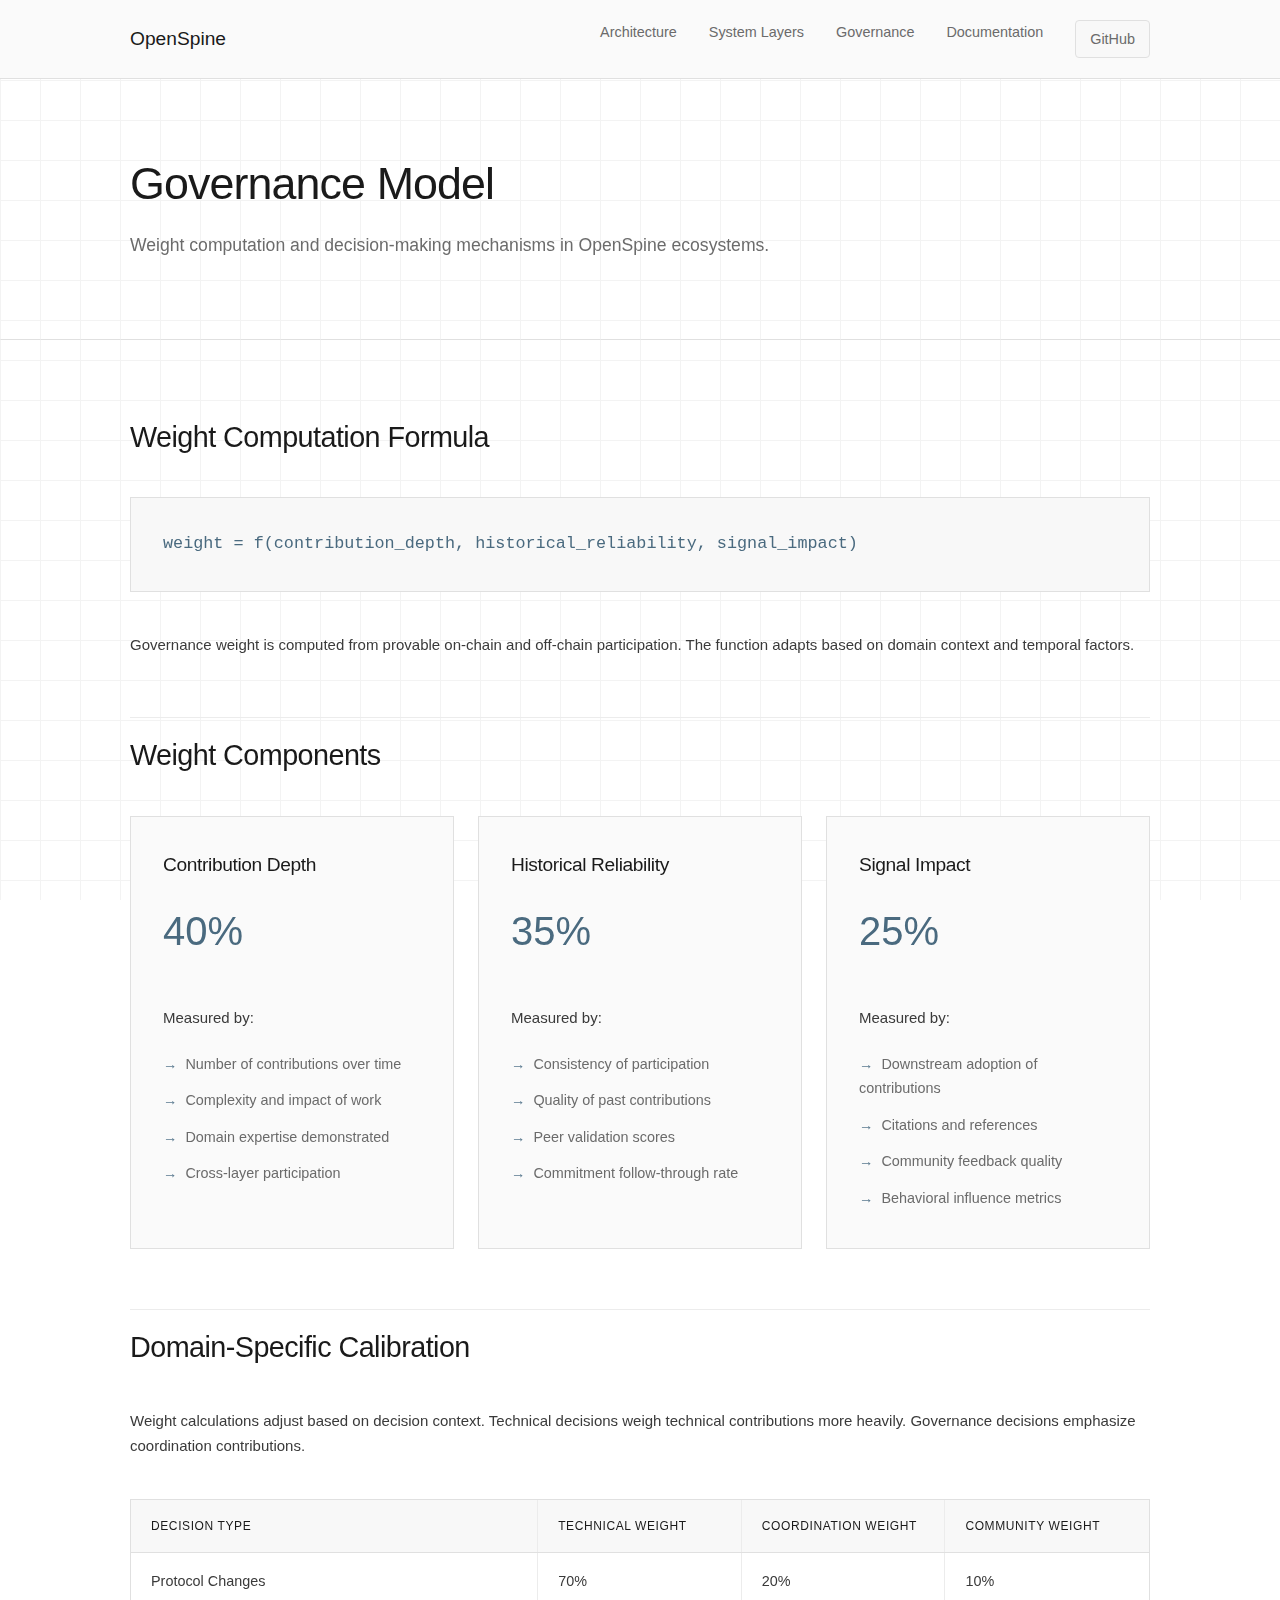
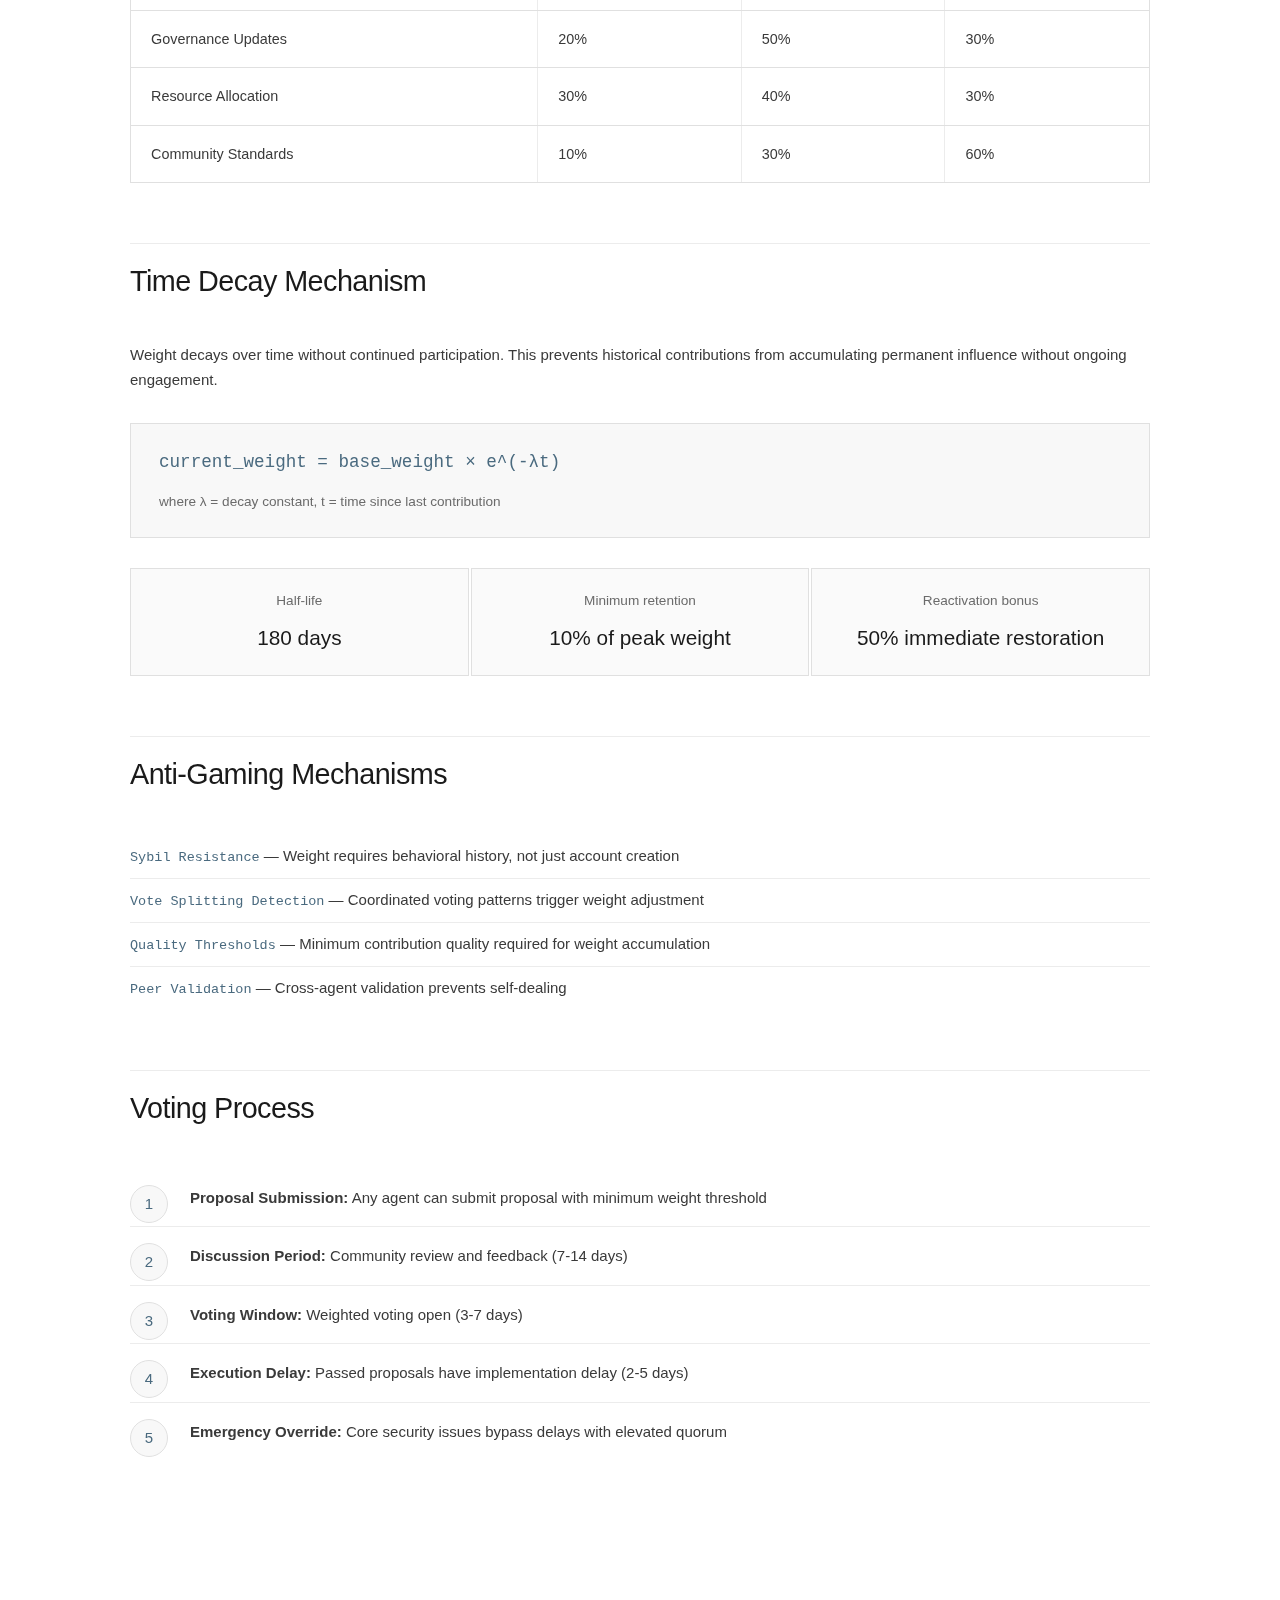
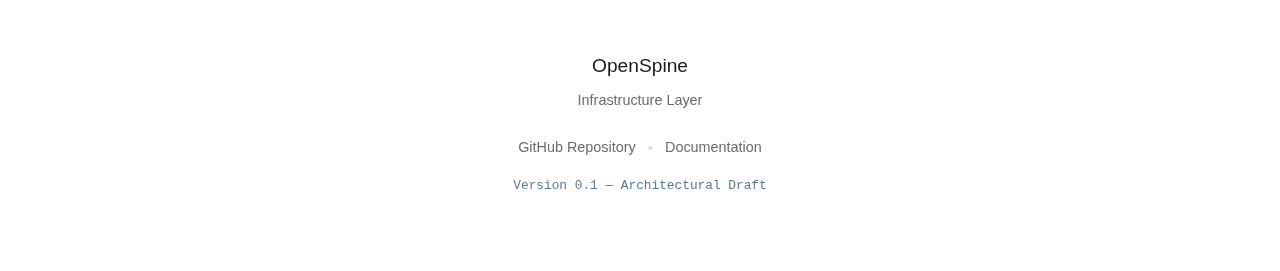
<file: governance.html>
<!DOCTYPE html>
<html lang="en">
<head>
    <meta charset="UTF-8">
    <meta name="viewport" content="width=device-width, initial-scale=1.0">
    <title>Governance Model — OpenSpine</title>
    <link rel="stylesheet" href="style.css">
</head>
<body>
    <div class="grid-background"></div>

    <!-- Navigation -->
    <nav class="nav">
        <div class="container">
            <a href="/" class="nav-logo">OpenSpine</a>
            <div class="nav-links">
                <a href="/architecture">Architecture</a>
                <a href="/layers">System Layers</a>
                <a href="/governance">Governance</a>
                <a href="/documentation">Documentation</a>
                <a href="https://github.com/openspine/openspine" target="_blank" class="nav-github">GitHub</a>
            </div>
        </div>
    </nav>

    <!-- Header -->
    <section class="page-header">
        <div class="container">
            <h1>Governance Model</h1>
            <p class="page-subtitle">Weight computation and decision-making mechanisms in OpenSpine ecosystems.</p>
        </div>
    </section>

    <!-- Governance Content -->
    <section class="content-section">
        <div class="container">
            <h2>Weight Computation Formula</h2>
            <div class="formula-section">
                <div class="formula">
                    <p class="mono">weight = f(contribution_depth, historical_reliability, signal_impact)</p>
                </div>
                <p>Governance weight is computed from provable on-chain and off-chain participation. The function adapts based on domain context and temporal factors.</p>
            </div>

            <h2>Weight Components</h2>
            <div class="weight-components">
                <div class="weight-card">
                    <h3>Contribution Depth</h3>
                    <div class="weight-metric">40%</div>
                    <p>Measured by:</p>
                    <ul class="metric-list">
                        <li>Number of contributions over time</li>
                        <li>Complexity and impact of work</li>
                        <li>Domain expertise demonstrated</li>
                        <li>Cross-layer participation</li>
                    </ul>
                </div>
                <div class="weight-card">
                    <h3>Historical Reliability</h3>
                    <div class="weight-metric">35%</div>
                    <p>Measured by:</p>
                    <ul class="metric-list">
                        <li>Consistency of participation</li>
                        <li>Quality of past contributions</li>
                        <li>Peer validation scores</li>
                        <li>Commitment follow-through rate</li>
                    </ul>
                </div>
                <div class="weight-card">
                    <h3>Signal Impact</h3>
                    <div class="weight-metric">25%</div>
                    <p>Measured by:</p>
                    <ul class="metric-list">
                        <li>Downstream adoption of contributions</li>
                        <li>Citations and references</li>
                        <li>Community feedback quality</li>
                        <li>Behavioral influence metrics</li>
                    </ul>
                </div>
            </div>

            <h2>Domain-Specific Calibration</h2>
            <p>Weight calculations adjust based on decision context. Technical decisions weigh technical contributions more heavily. Governance decisions emphasize coordination contributions.</p>
            
            <div class="calibration-table">
                <div class="table-header">
                    <div class="table-cell">Decision Type</div>
                    <div class="table-cell">Technical Weight</div>
                    <div class="table-cell">Coordination Weight</div>
                    <div class="table-cell">Community Weight</div>
                </div>
                <div class="table-row">
                    <div class="table-cell">Protocol Changes</div>
                    <div class="table-cell">70%</div>
                    <div class="table-cell">20%</div>
                    <div class="table-cell">10%</div>
                </div>
                <div class="table-row">
                    <div class="table-cell">Governance Updates</div>
                    <div class="table-cell">20%</div>
                    <div class="table-cell">50%</div>
                    <div class="table-cell">30%</div>
                </div>
                <div class="table-row">
                    <div class="table-cell">Resource Allocation</div>
                    <div class="table-cell">30%</div>
                    <div class="table-cell">40%</div>
                    <div class="table-cell">30%</div>
                </div>
                <div class="table-row">
                    <div class="table-cell">Community Standards</div>
                    <div class="table-cell">10%</div>
                    <div class="table-cell">30%</div>
                    <div class="table-cell">60%</div>
                </div>
            </div>

            <h2>Time Decay Mechanism</h2>
            <p>Weight decays over time without continued participation. This prevents historical contributions from accumulating permanent influence without ongoing engagement.</p>
            
            <div class="decay-formula">
                <p class="mono">current_weight = base_weight × e^(-λt)</p>
                <p class="decay-note">where λ = decay constant, t = time since last contribution</p>
            </div>

            <div class="decay-parameters">
                <div class="param-item">
                    <div class="param-label">Half-life</div>
                    <div class="param-value">180 days</div>
                </div>
                <div class="param-item">
                    <div class="param-label">Minimum retention</div>
                    <div class="param-value">10% of peak weight</div>
                </div>
                <div class="param-item">
                    <div class="param-label">Reactivation bonus</div>
                    <div class="param-value">50% immediate restoration</div>
                </div>
            </div>

            <h2>Anti-Gaming Mechanisms</h2>
            <ul class="technical-list">
                <li><span class="mono">Sybil Resistance</span> — Weight requires behavioral history, not just account creation</li>
                <li><span class="mono">Vote Splitting Detection</span> — Coordinated voting patterns trigger weight adjustment</li>
                <li><span class="mono">Quality Thresholds</span> — Minimum contribution quality required for weight accumulation</li>
                <li><span class="mono">Peer Validation</span> — Cross-agent validation prevents self-dealing</li>
            </ul>

            <h2>Voting Process</h2>
            <ol class="process-list">
                <li><strong>Proposal Submission:</strong> Any agent can submit proposal with minimum weight threshold</li>
                <li><strong>Discussion Period:</strong> Community review and feedback (7-14 days)</li>
                <li><strong>Voting Window:</strong> Weighted voting open (3-7 days)</li>
                <li><strong>Execution Delay:</strong> Passed proposals have implementation delay (2-5 days)</li>
                <li><strong>Emergency Override:</strong> Core security issues bypass delays with elevated quorum</li>
            </ol>
        </div>
    </section>

    <footer class="footer">
        <div class="container">
            <div class="footer-content">
                <div class="footer-title">OpenSpine</div>
                <div class="footer-subtitle">Infrastructure Layer</div>
                <div class="footer-links">
                    <a href="https://github.com/openspine/openspine" target="_blank">GitHub Repository</a>
                    <span class="footer-separator">•</span>
                    <a href="/documentation">Documentation</a>
                </div>
                <div class="footer-version">Version 0.1 — Architectural Draft</div>
            </div>
        </div>
    </footer>
</body>
</html>
</file>
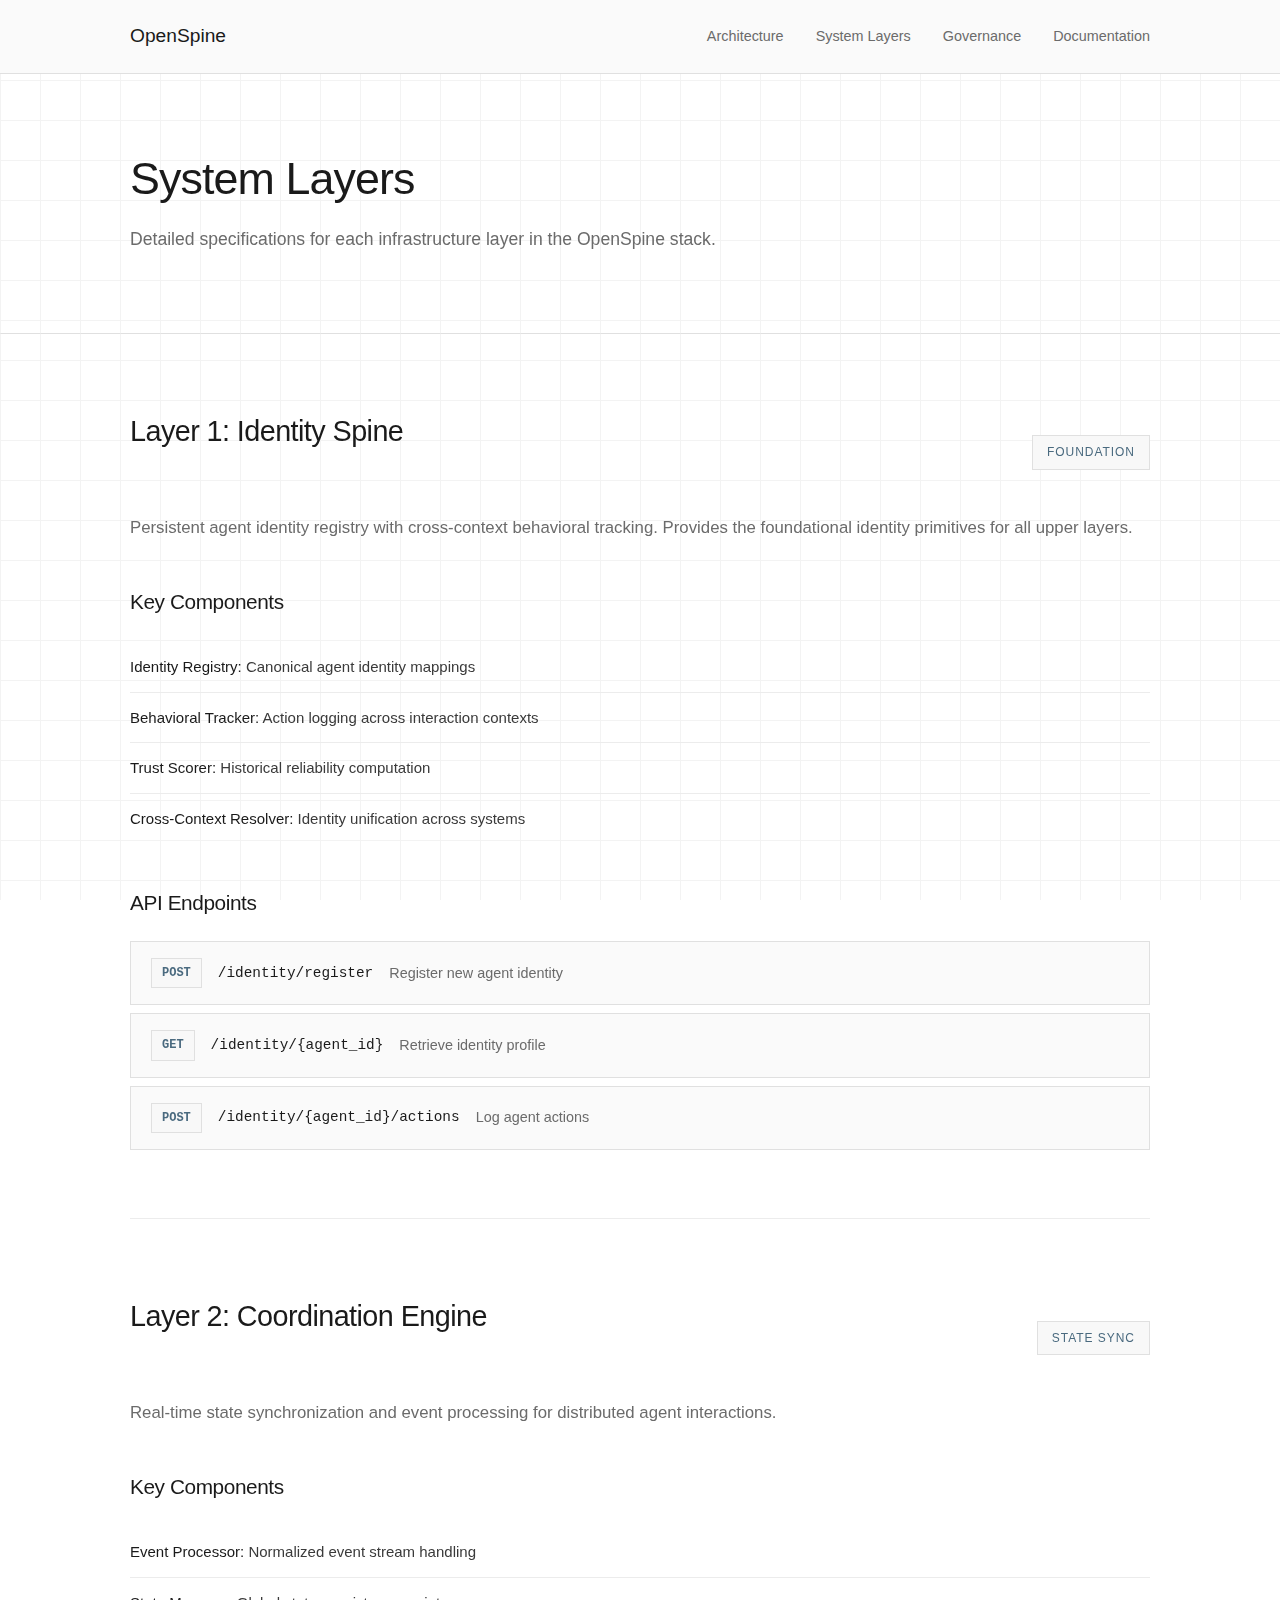
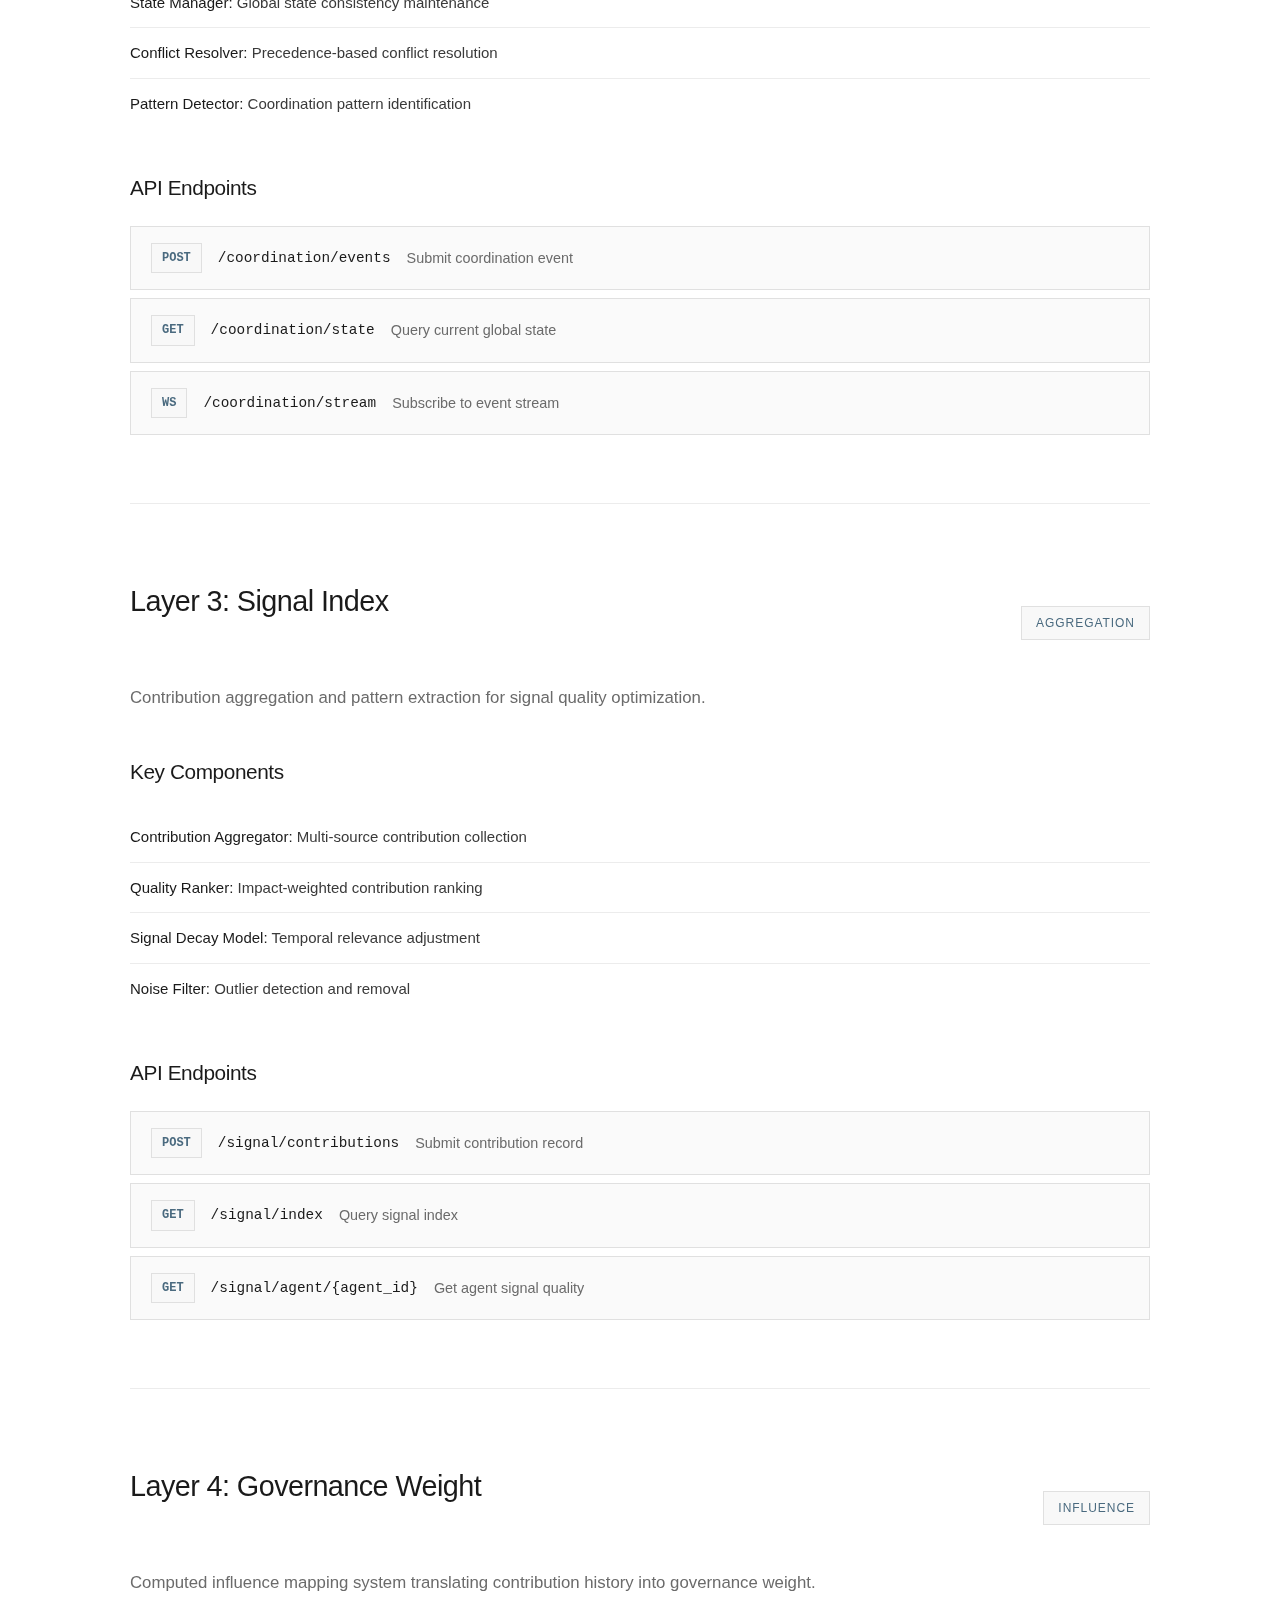
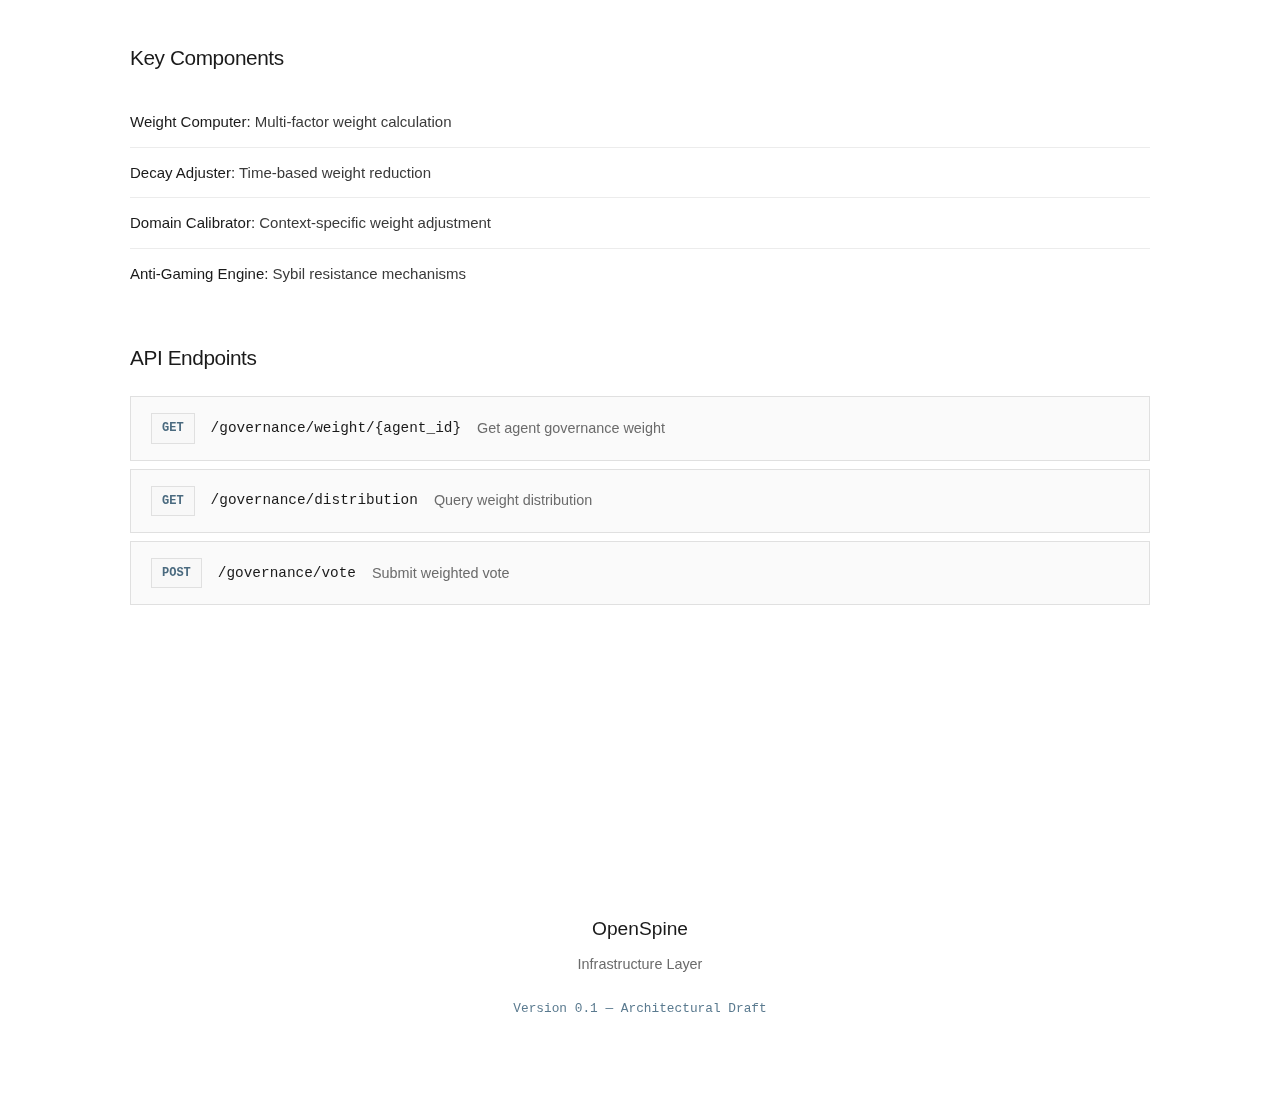
<file: layers.html>
<!DOCTYPE html>
<html lang="en">
<head>
    <meta charset="UTF-8">
    <meta name="viewport" content="width=device-width, initial-scale=1.0">
    <title>System Layers — OpenSpine</title>
    <link rel="stylesheet" href="style.css">
</head>
<body>
    <div class="grid-background"></div>

    <!-- Navigation -->
    <nav class="nav">
        <div class="container">
            <a href="/" class="nav-logo">OpenSpine</a>
            <div class="nav-links">
                <a href="/architecture">Architecture</a>
                <a href="/layers">System Layers</a>
                <a href="/governance">Governance</a>
                <a href="/documentation">Documentation</a>
            </div>
        </div>
    </nav>

    <!-- Header -->
    <section class="page-header">
        <div class="container">
            <h1>System Layers</h1>
            <p class="page-subtitle">Detailed specifications for each infrastructure layer in the OpenSpine stack.</p>
        </div>
    </section>

    <!-- Layer Details -->
    <section class="content-section">
        <div class="container">
            <!-- L1 -->
            <div class="layer-detail">
                <div class="layer-detail-header">
                    <h2>Layer 1: Identity Spine</h2>
                    <span class="layer-badge">Foundation</span>
                </div>
                <p class="layer-description">Persistent agent identity registry with cross-context behavioral tracking. Provides the foundational identity primitives for all upper layers.</p>
                
                <h3>Key Components</h3>
                <ul class="component-list">
                    <li><strong>Identity Registry:</strong> Canonical agent identity mappings</li>
                    <li><strong>Behavioral Tracker:</strong> Action logging across interaction contexts</li>
                    <li><strong>Trust Scorer:</strong> Historical reliability computation</li>
                    <li><strong>Cross-Context Resolver:</strong> Identity unification across systems</li>
                </ul>

                <h3>API Endpoints</h3>
                <div class="api-block">
                    <div class="api-method">POST</div>
                    <div class="api-path">/identity/register</div>
                    <div class="api-desc">Register new agent identity</div>
                </div>
                <div class="api-block">
                    <div class="api-method">GET</div>
                    <div class="api-path">/identity/{agent_id}</div>
                    <div class="api-desc">Retrieve identity profile</div>
                </div>
                <div class="api-block">
                    <div class="api-method">POST</div>
                    <div class="api-path">/identity/{agent_id}/actions</div>
                    <div class="api-desc">Log agent actions</div>
                </div>
            </div>

            <!-- L2 -->
            <div class="layer-detail">
                <div class="layer-detail-header">
                    <h2>Layer 2: Coordination Engine</h2>
                    <span class="layer-badge">State Sync</span>
                </div>
                <p class="layer-description">Real-time state synchronization and event processing for distributed agent interactions.</p>
                
                <h3>Key Components</h3>
                <ul class="component-list">
                    <li><strong>Event Processor:</strong> Normalized event stream handling</li>
                    <li><strong>State Manager:</strong> Global state consistency maintenance</li>
                    <li><strong>Conflict Resolver:</strong> Precedence-based conflict resolution</li>
                    <li><strong>Pattern Detector:</strong> Coordination pattern identification</li>
                </ul>

                <h3>API Endpoints</h3>
                <div class="api-block">
                    <div class="api-method">POST</div>
                    <div class="api-path">/coordination/events</div>
                    <div class="api-desc">Submit coordination event</div>
                </div>
                <div class="api-block">
                    <div class="api-method">GET</div>
                    <div class="api-path">/coordination/state</div>
                    <div class="api-desc">Query current global state</div>
                </div>
                <div class="api-block">
                    <div class="api-method">WS</div>
                    <div class="api-path">/coordination/stream</div>
                    <div class="api-desc">Subscribe to event stream</div>
                </div>
            </div>

            <!-- L3 -->
            <div class="layer-detail">
                <div class="layer-detail-header">
                    <h2>Layer 3: Signal Index</h2>
                    <span class="layer-badge">Aggregation</span>
                </div>
                <p class="layer-description">Contribution aggregation and pattern extraction for signal quality optimization.</p>
                
                <h3>Key Components</h3>
                <ul class="component-list">
                    <li><strong>Contribution Aggregator:</strong> Multi-source contribution collection</li>
                    <li><strong>Quality Ranker:</strong> Impact-weighted contribution ranking</li>
                    <li><strong>Signal Decay Model:</strong> Temporal relevance adjustment</li>
                    <li><strong>Noise Filter:</strong> Outlier detection and removal</li>
                </ul>

                <h3>API Endpoints</h3>
                <div class="api-block">
                    <div class="api-method">POST</div>
                    <div class="api-path">/signal/contributions</div>
                    <div class="api-desc">Submit contribution record</div>
                </div>
                <div class="api-block">
                    <div class="api-method">GET</div>
                    <div class="api-path">/signal/index</div>
                    <div class="api-desc">Query signal index</div>
                </div>
                <div class="api-block">
                    <div class="api-method">GET</div>
                    <div class="api-path">/signal/agent/{agent_id}</div>
                    <div class="api-desc">Get agent signal quality</div>
                </div>
            </div>

            <!-- L4 -->
            <div class="layer-detail">
                <div class="layer-detail-header">
                    <h2>Layer 4: Governance Weight</h2>
                    <span class="layer-badge">Influence</span>
                </div>
                <p class="layer-description">Computed influence mapping system translating contribution history into governance weight.</p>
                
                <h3>Key Components</h3>
                <ul class="component-list">
                    <li><strong>Weight Computer:</strong> Multi-factor weight calculation</li>
                    <li><strong>Decay Adjuster:</strong> Time-based weight reduction</li>
                    <li><strong>Domain Calibrator:</strong> Context-specific weight adjustment</li>
                    <li><strong>Anti-Gaming Engine:</strong> Sybil resistance mechanisms</li>
                </ul>

                <h3>API Endpoints</h3>
                <div class="api-block">
                    <div class="api-method">GET</div>
                    <div class="api-path">/governance/weight/{agent_id}</div>
                    <div class="api-desc">Get agent governance weight</div>
                </div>
                <div class="api-block">
                    <div class="api-method">GET</div>
                    <div class="api-path">/governance/distribution</div>
                    <div class="api-desc">Query weight distribution</div>
                </div>
                <div class="api-block">
                    <div class="api-method">POST</div>
                    <div class="api-path">/governance/vote</div>
                    <div class="api-desc">Submit weighted vote</div>
                </div>
            </div>
        </div>
    </section>

    <footer class="footer">
        <div class="container">
            <div class="footer-content">
                <div class="footer-title">OpenSpine</div>
                <div class="footer-subtitle">Infrastructure Layer</div>
                <div class="footer-version">Version 0.1 — Architectural Draft</div>
            </div>
        </div>
    </footer>
</body>
</html>
</file>
<file: style.css>
/* Reset & Base */
* {
    margin: 0;
    padding: 0;
    box-sizing: border-box;
}

:root {
    --bg-primary: #ffffff;
    --bg-secondary: #fafafa;
    --bg-tertiary: #f5f5f5;
    --text-primary: #3a3a3a;
    --text-secondary: #6b6b6b;
    --text-heading: #1a1a1a;
    --accent: #4a6a7f;
    --accent-dim: #5a7a8f;
    --border: #e0e0e0;
    --border-light: #ececec;
    --mono-bg: #f8f8f8;
}

body {
    font-family: -apple-system, BlinkMacSystemFont, 'Segoe UI', 'Inter', sans-serif;
    background: var(--bg-primary);
    color: var(--text-primary);
    line-height: 1.7;
    font-size: 15px;
    -webkit-font-smoothing: antialiased;
    -moz-osx-font-smoothing: grayscale;
}

.mono {
    font-family: 'SF Mono', 'Monaco', 'Inconsolata', 'Roboto Mono', monospace;
    font-size: 0.9em;
    color: var(--accent);
}

/* Grid Background */
.grid-background {
    position: fixed;
    top: 0;
    left: 0;
    width: 100%;
    height: 100%;
    background-image: 
        linear-gradient(var(--border-light) 1px, transparent 1px),
        linear-gradient(90deg, var(--border-light) 1px, transparent 1px);
    background-size: 40px 40px;
    opacity: 0.6;
    pointer-events: none;
    z-index: 0;
}

/* Container */
.container {
    max-width: 1100px;
    margin: 0 auto;
    padding: 0 40px;
    position: relative;
    z-index: 1;
}

/* Typography */
h1, h2, h3, h4 {
    color: var(--text-heading);
    font-weight: 500;
    letter-spacing: -0.02em;
}

h1 {
    font-size: 3.2rem;
    line-height: 1.1;
    margin-bottom: 0.4em;
    font-weight: 400;
}

h2 {
    font-size: 1.8rem;
    margin-bottom: 1.2em;
    line-height: 1.2;
}

h3 {
    font-size: 1.3rem;
    margin-bottom: 0.6em;
}

h4 {
    font-size: 0.85rem;
    text-transform: uppercase;
    letter-spacing: 0.08em;
    color: var(--text-secondary);
    margin-bottom: 0.8em;
    font-weight: 500;
}

p {
    margin-bottom: 1em;
}

/* Navigation */
.nav {
    padding: 20px 0;
    border-bottom: 1px solid var(--border);
    background: var(--bg-secondary);
    position: sticky;
    top: 0;
    z-index: 100;
}

.nav .container {
    display: flex;
    justify-content: space-between;
    align-items: center;
}

.nav-logo {
    font-size: 1.2rem;
    font-weight: 500;
    color: var(--text-heading);
    text-decoration: none;
    transition: color 0.2s ease;
}

.nav-logo:hover {
    color: var(--accent);
}

.nav-links {
    display: flex;
    gap: 32px;
}

.nav-links a {
    color: var(--text-secondary);
    text-decoration: none;
    font-size: 0.9rem;
    transition: color 0.2s ease;
    position: relative;
}

.nav-links a:hover {
    color: var(--text-heading);
}

.nav-links a:after {
    content: '';
    position: absolute;
    bottom: -4px;
    left: 0;
    width: 0;
    height: 1px;
    background: var(--accent);
    transition: width 0.2s ease;
}

.nav-links a:hover:after {
    width: 100%;
}

.nav-github {
    background: var(--mono-bg);
    padding: 6px 14px;
    border: 1px solid var(--border);
    border-radius: 4px;
    transition: all 0.2s ease;
}

.nav-github:hover {
    background: var(--accent);
    color: white !important;
    border-color: var(--accent);
}

.nav-github:after {
    display: none;
}

/* Hero Section */
.hero {
    padding: 100px 0 80px;
    border-bottom: 1px solid var(--border);
}

.tagline {
    font-size: 1.4rem;
    color: var(--text-heading);
    margin-bottom: 0.6em;
    font-weight: 400;
}

.subtitle {
    font-size: 1.05rem;
    color: var(--text-secondary);
    max-width: 600px;
    margin-bottom: 2em;
}

.hero-actions {
    display: flex;
    gap: 20px;
    flex-wrap: wrap;
}

.btn-inline {
    display: inline-block;
    padding: 10px 20px;
    border: 1px solid var(--border);
    color: var(--text-primary);
    text-decoration: none;
    font-size: 0.9rem;
    transition: all 0.2s ease;
}

.btn-inline:hover {
    border-color: var(--accent-dim);
    background: var(--bg-secondary);
}

/* Premise Section */
.premise {
    padding: 100px 0;
    border-bottom: 1px solid var(--border);
    background: var(--bg-secondary);
}

.premise-grid {
    display: grid;
    grid-template-columns: 1fr 1fr;
    gap: 60px;
    margin-top: 40px;
}

.premise-block p {
    margin-bottom: 1.5em;
}

.technical-list {
    list-style: none;
    margin-top: 1.5em;
}

.technical-list li {
    padding: 8px 0;
    border-bottom: 1px solid var(--border-light);
    color: var(--text-primary);
}

.technical-list li:last-child {
    border-bottom: none;
}

/* Architecture Section */
.architecture {
    padding: 100px 0;
    border-bottom: 1px solid var(--border);
}

.section-intro {
    color: var(--text-secondary);
    max-width: 700px;
    margin-bottom: 60px;
}

.architecture-diagram {
    max-width: 800px;
    margin: 0 auto;
}

.arch-layer {
    display: flex;
    border: 1px solid var(--border);
    margin-bottom: 2px;
    background: var(--bg-secondary);
    transition: all 0.2s ease;
}

.arch-layer:hover {
    border-color: var(--accent-dim);
    background: var(--bg-tertiary);
}

.layer-number {
    width: 60px;
    display: flex;
    align-items: center;
    justify-content: center;
    background: var(--mono-bg);
    border-right: 1px solid var(--border);
    font-family: 'SF Mono', monospace;
    font-size: 0.8rem;
    color: var(--accent);
}

.layer-content {
    flex: 1;
    padding: 24px 28px;
}

.layer-content h3 {
    font-size: 1.1rem;
    margin-bottom: 0.3em;
}

.layer-content p {
    font-size: 0.9rem;
    color: var(--text-secondary);
    margin: 0;
}

.arch-base {
    margin-top: 12px;
    padding: 16px 28px;
    background: var(--mono-bg);
    border: 1px solid var(--border);
    text-align: center;
    font-size: 0.85rem;
}

/* Deep-Dive Section */
.deep-dive {
    padding: 100px 0;
    border-bottom: 1px solid var(--border);
    background: var(--bg-secondary);
}

.module-card {
    margin-bottom: 60px;
    border: 1px solid var(--border);
    background: var(--bg-primary);
}

.module-header {
    display: flex;
    justify-content: space-between;
    align-items: center;
    padding: 24px 32px;
    border-bottom: 1px solid var(--border);
}

.module-header h3 {
    margin: 0;
    font-size: 1.3rem;
}

.module-tag {
    font-family: 'SF Mono', monospace;
    font-size: 0.75rem;
    color: var(--accent);
    background: var(--mono-bg);
    padding: 4px 12px;
    border: 1px solid var(--border);
}

.module-body {
    display: grid;
    grid-template-columns: repeat(auto-fit, minmax(280px, 1fr));
    gap: 0;
}

.module-section {
    padding: 28px 32px;
    border-right: 1px solid var(--border-light);
    border-bottom: 1px solid var(--border-light);
}

.module-section:last-child {
    border-right: none;
    grid-column: 1 / -1;
}

.module-section h4 {
    margin-bottom: 1em;
}

.module-section p {
    font-size: 0.95rem;
    color: var(--text-secondary);
}

.mono-list {
    list-style: none;
}

.mono-list li {
    font-family: 'SF Mono', monospace;
    font-size: 0.85rem;
    padding: 6px 0;
    color: var(--text-primary);
    line-height: 1.6;
}

.mono-list li:before {
    content: "→";
    color: var(--accent-dim);
    margin-right: 10px;
}

/* Governance Section */
.governance {
    padding: 100px 0;
    border-bottom: 1px solid var(--border);
}

.governance-content {
    max-width: 800px;
}

.formula {
    padding: 32px;
    background: var(--mono-bg);
    border: 1px solid var(--border);
    margin-bottom: 40px;
}

.formula p {
    font-size: 1.05rem;
    color: var(--accent);
    margin: 0;
}

.governance-explanation p {
    margin-bottom: 1.5em;
    color: var(--text-secondary);
}

/* Principles Section */
.principles {
    padding: 100px 0;
    border-bottom: 1px solid var(--border);
    background: var(--bg-secondary);
}

.principles-grid {
    display: grid;
    grid-template-columns: repeat(auto-fit, minmax(240px, 1fr));
    gap: 2px;
    margin-top: 40px;
}

.principle {
    padding: 40px 32px;
    background: var(--bg-primary);
    border: 1px solid var(--border);
    transition: all 0.2s ease;
}

.principle:hover {
    border-color: var(--accent-dim);
}

.principle p {
    font-size: 1.05rem;
    color: var(--text-heading);
    margin: 0;
}

/* Footer */
.footer {
    padding: 80px 0;
    background: var(--bg-primary);
}

.footer-content {
    text-align: center;
}

.footer-title {
    font-size: 1.2rem;
    color: var(--text-heading);
    margin-bottom: 0.3em;
}

.footer-subtitle {
    font-size: 0.9rem;
    color: var(--text-secondary);
    margin-bottom: 1.5em;
}

.footer-version {
    font-family: 'SF Mono', monospace;
    font-size: 0.8rem;
    color: var(--accent-dim);
}

.footer-links {
    display: flex;
    align-items: center;
    justify-content: center;
    gap: 12px;
    margin: 1em 0;
}

.footer-links a {
    color: var(--text-secondary);
    text-decoration: none;
    font-size: 0.9rem;
    transition: color 0.2s ease;
}

.footer-links a:hover {
    color: var(--accent);
}

.footer-separator {
    color: var(--border);
}

/* Page Header */
.page-header {
    padding: 80px 0 60px;
    border-bottom: 1px solid var(--border);
}

.page-header h1 {
    font-size: 2.8rem;
    margin-bottom: 0.5em;
}

.page-subtitle {
    font-size: 1.1rem;
    color: var(--text-secondary);
    max-width: 700px;
}

/* Content Section */
.content-section {
    padding: 80px 0;
}

.content-section h2 {
    margin-top: 60px;
    margin-bottom: 1.5em;
    padding-top: 20px;
    border-top: 1px solid var(--border-light);
}

.content-section h2:first-child {
    margin-top: 0;
    border-top: none;
    padding-top: 0;
}

.content-section h3 {
    margin-top: 2em;
    margin-bottom: 1em;
}

/* Architecture Page */
.architecture-principles {
    display: grid;
    grid-template-columns: repeat(auto-fit, minmax(240px, 1fr));
    gap: 24px;
    margin: 40px 0 60px;
}

.principle-card {
    padding: 28px;
    border: 1px solid var(--border);
    background: var(--bg-secondary);
}

.principle-card h3 {
    font-size: 1.1rem;
    margin-bottom: 0.8em;
    margin-top: 0;
}

.principle-card p {
    font-size: 0.9rem;
    color: var(--text-secondary);
}

.flow-diagram {
    max-width: 600px;
    margin: 40px auto;
}

.flow-step {
    display: flex;
    gap: 20px;
    padding: 24px;
    border: 1px solid var(--border);
    background: var(--bg-secondary);
    margin-bottom: 0;
}

.flow-number {
    width: 40px;
    height: 40px;
    display: flex;
    align-items: center;
    justify-content: center;
    background: var(--mono-bg);
    border: 1px solid var(--border);
    border-radius: 50%;
    font-weight: 500;
    color: var(--accent);
    flex-shrink: 0;
}

.flow-content h4 {
    margin-bottom: 0.5em;
    margin-top: 0;
    text-transform: none;
    letter-spacing: normal;
    color: var(--text-heading);
    font-size: 1rem;
}

.flow-content p {
    margin: 0;
    font-size: 0.9rem;
}

.flow-arrow {
    text-align: center;
    color: var(--accent);
    font-size: 1.5rem;
    padding: 8px 0;
}

/* Layers Page */
.layer-detail {
    margin-bottom: 80px;
    padding-bottom: 60px;
    border-bottom: 1px solid var(--border-light);
}

.layer-detail:last-child {
    border-bottom: none;
}

.layer-detail-header {
    display: flex;
    justify-content: space-between;
    align-items: center;
    margin-bottom: 1.5em;
}

.layer-badge {
    font-size: 0.75rem;
    text-transform: uppercase;
    letter-spacing: 0.08em;
    color: var(--accent);
    background: var(--mono-bg);
    padding: 6px 14px;
    border: 1px solid var(--border);
}

.layer-description {
    font-size: 1.05rem;
    color: var(--text-secondary);
    margin-bottom: 2em;
    line-height: 1.7;
}

.component-list {
    list-style: none;
    margin: 1.5em 0;
}

.component-list li {
    padding: 12px 0;
    border-bottom: 1px solid var(--border-light);
}

.component-list li:last-child {
    border-bottom: none;
}

.component-list strong {
    color: var(--text-heading);
    font-weight: 500;
}

.api-block {
    display: flex;
    align-items: center;
    gap: 16px;
    padding: 16px 20px;
    background: var(--bg-secondary);
    border: 1px solid var(--border);
    margin-bottom: 8px;
}

.api-method {
    font-family: 'SF Mono', monospace;
    font-size: 0.75rem;
    font-weight: 600;
    color: var(--accent);
    background: var(--mono-bg);
    padding: 4px 10px;
    border: 1px solid var(--border);
}

.api-path {
    font-family: 'SF Mono', monospace;
    font-size: 0.9rem;
    color: var(--text-heading);
}

.api-desc {
    color: var(--text-secondary);
    font-size: 0.9rem;
}

/* Governance Page */
.formula-section {
    margin: 40px 0 60px;
}

.weight-components {
    display: grid;
    grid-template-columns: repeat(auto-fit, minmax(280px, 1fr));
    gap: 24px;
    margin: 40px 0 60px;
}

.weight-card {
    padding: 32px;
    border: 1px solid var(--border);
    background: var(--bg-secondary);
}

.weight-card h3 {
    margin-top: 0;
    margin-bottom: 0.8em;
    font-size: 1.2rem;
}

.weight-metric {
    font-size: 2.5rem;
    font-weight: 500;
    color: var(--accent);
    margin-bottom: 1em;
}

.metric-list {
    list-style: none;
    margin-top: 1em;
}

.metric-list li {
    padding: 6px 0;
    font-size: 0.9rem;
    color: var(--text-secondary);
}

.metric-list li:before {
    content: "→";
    color: var(--accent-dim);
    margin-right: 8px;
}

.calibration-table {
    margin: 40px 0;
    border: 1px solid var(--border);
}

.table-header,
.table-row {
    display: grid;
    grid-template-columns: 2fr 1fr 1fr 1fr;
    border-bottom: 1px solid var(--border);
}

.table-header {
    background: var(--mono-bg);
}

.table-header .table-cell {
    font-weight: 500;
    color: var(--text-heading);
    text-transform: uppercase;
    font-size: 0.75rem;
    letter-spacing: 0.05em;
}

.table-row:last-child {
    border-bottom: none;
}

.table-row:hover {
    background: var(--bg-tertiary);
}

.table-cell {
    padding: 16px 20px;
    border-right: 1px solid var(--border-light);
    font-size: 0.9rem;
}

.table-cell:last-child {
    border-right: none;
}

.decay-formula {
    background: var(--mono-bg);
    border: 1px solid var(--border);
    padding: 24px 28px;
    margin: 30px 0;
}

.decay-formula .mono {
    font-size: 1.1rem;
    display: block;
    margin-bottom: 12px;
}

.decay-note {
    font-size: 0.85rem;
    color: var(--text-secondary);
    margin: 0;
}

.decay-parameters {
    display: grid;
    grid-template-columns: repeat(auto-fit, minmax(200px, 1fr));
    gap: 2px;
    margin: 30px 0;
}

.param-item {
    background: var(--bg-secondary);
    border: 1px solid var(--border);
    padding: 20px 24px;
    text-align: center;
}

.param-label {
    font-size: 0.85rem;
    color: var(--text-secondary);
    margin-bottom: 8px;
}

.param-value {
    font-size: 1.3rem;
    color: var(--text-heading);
    font-weight: 500;
}

.process-list {
    list-style: none;
    counter-reset: process-counter;
    margin: 30px 0;
}

.process-list li {
    counter-increment: process-counter;
    padding: 16px 0 16px 60px;
    position: relative;
    border-bottom: 1px solid var(--border-light);
}

.process-list li:last-child {
    border-bottom: none;
}

.process-list li:before {
    content: counter(process-counter);
    position: absolute;
    left: 0;
    top: 16px;
    width: 36px;
    height: 36px;
    display: flex;
    align-items: center;
    justify-content: center;
    background: var(--mono-bg);
    border: 1px solid var(--border);
    border-radius: 50%;
    color: var(--accent);
    font-weight: 500;
}

/* Documentation Page */
.quickstart-section {
    margin: 40px 0 60px;
}

.code-block {
    background: var(--mono-bg);
    border: 1px solid var(--border);
    padding: 24px;
    overflow-x: auto;
    margin: 20px 0;
}

.code-block pre {
    margin: 0;
    font-family: 'SF Mono', monospace;
    font-size: 0.85rem;
    line-height: 1.6;
    color: var(--text-primary);
}

.code-block code {
    font-family: 'SF Mono', monospace;
}

.pattern-grid {
    display: grid;
    grid-template-columns: repeat(auto-fit, minmax(240px, 1fr));
    gap: 24px;
    margin: 40px 0 60px;
}

.pattern-card {
    padding: 28px;
    border: 1px solid var(--border);
    background: var(--bg-secondary);
}

.pattern-card h3 {
    margin-top: 0;
    margin-bottom: 0.8em;
}

.pattern-card p {
    font-size: 0.9rem;
    color: var(--text-secondary);
    margin-bottom: 1.5em;
}

.pattern-code {
    font-family: 'SF Mono', monospace;
    font-size: 0.85rem;
    background: var(--mono-bg);
    padding: 8px 12px;
    border: 1px solid var(--border);
    color: var(--accent);
}

.api-reference {
    margin: 40px 0;
}

.api-reference h3 {
    margin-top: 60px;
    padding-top: 40px;
    border-top: 1px solid var(--border-light);
}

.api-reference h3:first-child {
    margin-top: 0;
    padding-top: 0;
    border-top: none;
}

.api-section {
    margin: 30px 0;
}

.api-endpoint {
    margin: 30px 0;
    padding: 28px;
    border: 1px solid var(--border);
    background: var(--bg-secondary);
}

.api-endpoint-header {
    display: flex;
    align-items: center;
    gap: 16px;
    margin-bottom: 1em;
}

.api-method-badge {
    font-family: 'SF Mono', monospace;
    font-size: 0.7rem;
    font-weight: 600;
    color: var(--accent);
    background: var(--mono-bg);
    padding: 6px 12px;
    border: 1px solid var(--border);
}

.api-endpoint-header code {
    font-family: 'SF Mono', monospace;
    font-size: 0.95rem;
    color: var(--text-heading);
}

.api-params,
.api-response {
    margin-top: 24px;
}

.api-params h4,
.api-response h4 {
    margin-bottom: 1em;
}

.param-list {
    list-style: none;
    margin: 16px 0;
}

.param-list li {
    padding: 8px 0;
    font-size: 0.9rem;
}

.param-list code {
    font-family: 'SF Mono', monospace;
    color: var(--accent);
    font-size: 0.85rem;
}

.example-section {
    margin: 40px 0 60px;
}

.status-grid {
    display: grid;
    grid-template-columns: repeat(auto-fit, minmax(220px, 1fr));
    gap: 2px;
    margin: 30px 0;
}

.status-item {
    padding: 24px;
    background: var(--bg-secondary);
    border: 1px solid var(--border);
}

.status-label {
    font-size: 0.8rem;
    text-transform: uppercase;
    letter-spacing: 0.05em;
    color: var(--text-secondary);
    margin-bottom: 8px;
}

.status-value {
    font-size: 1.1rem;
    color: var(--text-heading);
}

.status-value.mono {
    font-family: 'SF Mono', monospace;
    font-size: 0.9rem;
}

.status-active {
    color: var(--accent);
    font-weight: 500;
}

/* Responsive */
@media (max-width: 768px) {
    .container {
        padding: 0 24px;
    }

    h1 {
        font-size: 2.4rem;
    }

    h2 {
        font-size: 1.5rem;
    }

    .nav-links {
        gap: 16px;
        font-size: 0.85rem;
    }

    .hero {
        padding: 80px 0 60px;
    }

    .page-header {
        padding: 60px 0 40px;
    }

    .page-header h1 {
        font-size: 2.2rem;
    }

    .content-section {
        padding: 60px 0;
    }

    .premise-grid {
        grid-template-columns: 1fr;
        gap: 40px;
    }

    .premise,
    .architecture,
    .deep-dive,
    .governance,
    .principles {
        padding: 60px 0;
    }

    .module-body {
        grid-template-columns: 1fr;
    }

    .module-section {
        border-right: none;
    }

    .principles-grid {
        grid-template-columns: 1fr;
    }

    .architecture-principles,
    .weight-components,
    .pattern-grid {
        grid-template-columns: 1fr;
    }

    .table-header,
    .table-row {
        grid-template-columns: 1.5fr 1fr 1fr 1fr;
        font-size: 0.8rem;
    }

    .table-cell {
        padding: 12px 10px;
    }

    .api-endpoint-header {
        flex-direction: column;
        align-items: flex-start;
    }

    .status-grid {
        grid-template-columns: 1fr;
    }
}

/* Smooth scroll */
html {
    scroll-behavior: smooth;
}

/* Selection */
::selection {
    background: var(--accent-dim);
    color: var(--text-heading);
}
</file>
